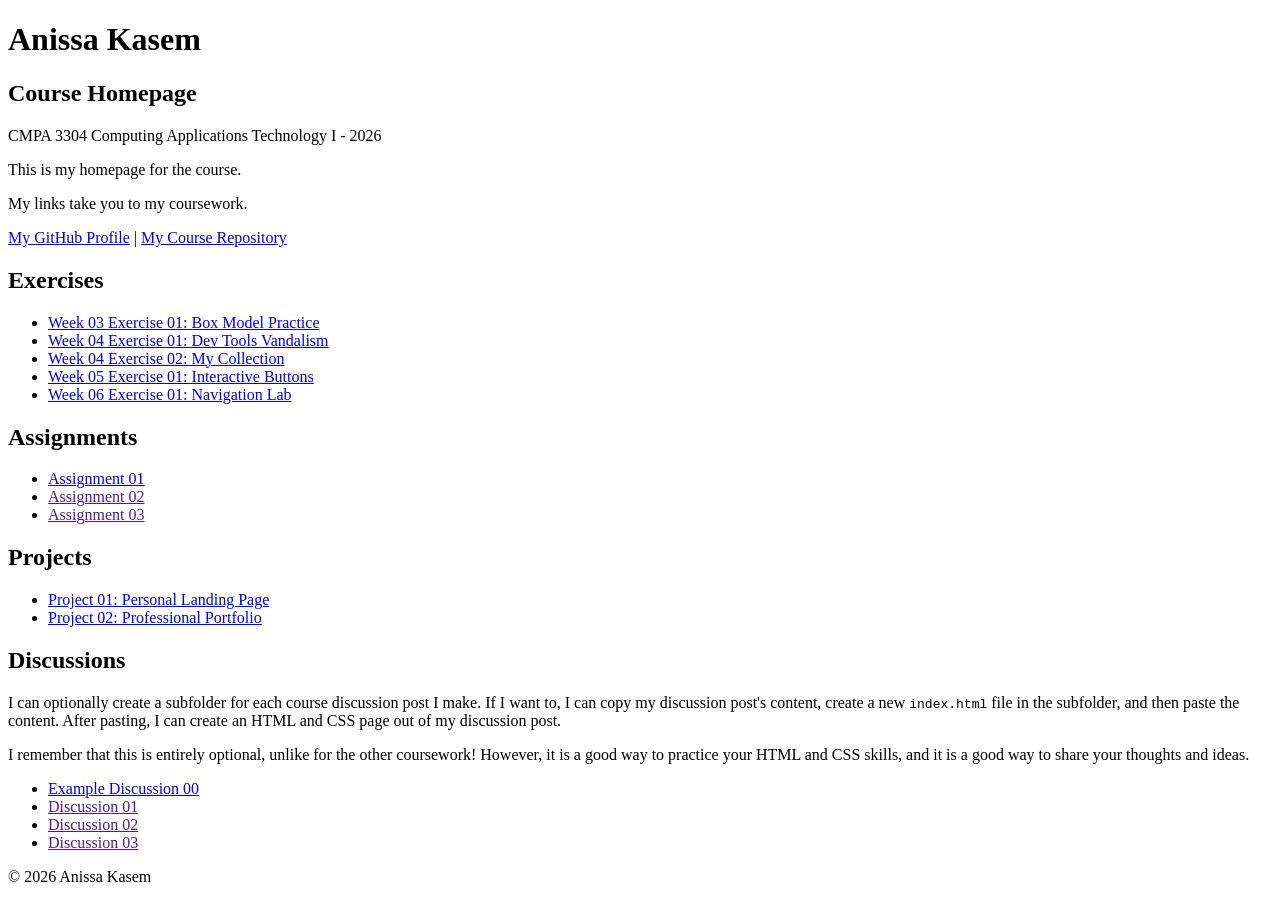
<file: index.html>
<!DOCTYPE html>

<!--

INSTRUCTIONS: HOW TO CHANGE THIS PAGE:

1. Change "Student Name" in the title above to your real name.

2. Change "Your Name" in the big heading below to your real name.

3. Change "your-username" to your real GitHub username in both links.

4. Change "your-repo-name" to the name of this repository.

5. Change "Course Name" to the name of your class.

6. Change "Semester Year" to match when you are taking this class.

7. Add links to your work:
    - Find the words that say "Exercise 01", "Assignment 01", etc.
    - Between the quote marks in href="", put the relative link to your work in the subfolder. You can simply link to the subfolder name. Take a look at the example folders and links to see how to do this.
    - For work not yet started/completed, you can leave the href="" blank until you are ready.
    - Change the words "Exercise 01" to match the name of the exercise. Do the same for assignments and projects. If you add your discussion posts, do the same for them.
    - Do this for each piece of work you finish.

8. You can add more links by copying a whole line like this:
    <li><a href="">New Work Name</a></li>
    Then paste it below the last one in that section.

9. Save your changes and push to GitHub when you are done. Remember you can use GitHub Desktop to help you with this.

Remember: During the course, if you want, you can style your homepage to introduce your own style and aesthetics. To start, keep this page simple and plain. This is just a template to get you started. Embrace the handcrafted approach to web design and development: change things to make them your own.

Remember: You must have a GitHub account, a new GitHub repository for this course, and this file (index.html) in that repository. 

Remember: You must create subfolders for each piece of coursework as the semester progresses.

-->

<html lang="en">
    <head>
        <meta charset="UTF-8" />
        <title>Course Homepage template</title>
        <meta charset="UTF-8" />
        <meta name="viewport" content="width=device-width, initial-scale=1.0" />
        <title>Anissa Kasem - Course Homepage</title>
    </head>

    <body>
        <header>
            <h1>Anissa Kasem</h1>
            <h2>Course Homepage</h2>
            <p>CMPA 3304 Computing Applications Technology I - 2026</p>
            <p>This is my homepage for the course.</p>
            <p>My links take you to my coursework.</p>
            <nav>
                <a href="https://github.com/anissa-cyber">My GitHub Profile</a>
                |
                <a href="https://github.com/anissa-cyber/">
                    My Course Repository
                </a>
            </nav>
        </header>

        <main>
            <section>
                <h2>Exercises</h2>
                <ul>
                    
                    </li>
                    <li><a href="week-03-exercise-01/">Week 03 Exercise 01: Box Model Practice</a></li>
                    <li><a href="week-04-exercise-01/">Week 04 Exercise 01: Dev Tools Vandalism</a></li>
                    <li><a href="week-04-exercise-02/">Week 04 Exercise 02: My Collection</a></li>
                    <li><a href="week-05-exercise-01/">Week 05 Exercise 01: Interactive Buttons</a></li>
                    <li><a href="week-06-exercise-01/">Week 06 Exercise 01: Navigation Lab</a></li>
                </ul>
            </section>

            <section>
                <h2>Assignments</h2>
                <ul>
                    
                    <li><a href="assignment-01/">Assignment 01</a></li>
                    <li><a href="">Assignment 02</a></li>
                    <li><a href="">Assignment 03</a></li>
                </ul>
            </section>

            <section>
                <h2>Projects</h2>
                <ul>
                
                    <li><a href="project-01/">Project 01: Personal Landing Page</a></li>
                    <li><a href="project-02/about.html">Project 02: Professional Portfolio</a></li>
                </ul>
            </section>

            <section>
                <h2>Discussions</h2>
                <p>
                    I can optionally create a subfolder for each course
                    discussion post I make. If I want to, I can copy my
                    discussion post's content, create a new
                    <code>index.html</code>
                    file in the subfolder, and then paste the content. After
                    pasting, I can create an HTML and CSS page out of my
                    discussion post.
                </p>
                <p>
                    I remember that this is entirely optional, unlike for the
                    other coursework! However, it is a good way to practice your
                    HTML and CSS skills, and it is a good way to share your
                    thoughts and ideas.
                </p>
                <ul>
                    <li>
                        <a href="example-discussion-00/">
                            Example Discussion 00
                        </a>
                    </li>
                    <li><a href="">Discussion 01</a></li>
                    <li><a href="">Discussion 02</a></li>
                    <li><a href="">Discussion 03</a></li>
                </ul>
            </section>
        </main>

        <footer>
            <p>&copy; 2026 Anissa Kasem</p>
        </footer>
    </body>
</html>
</file>
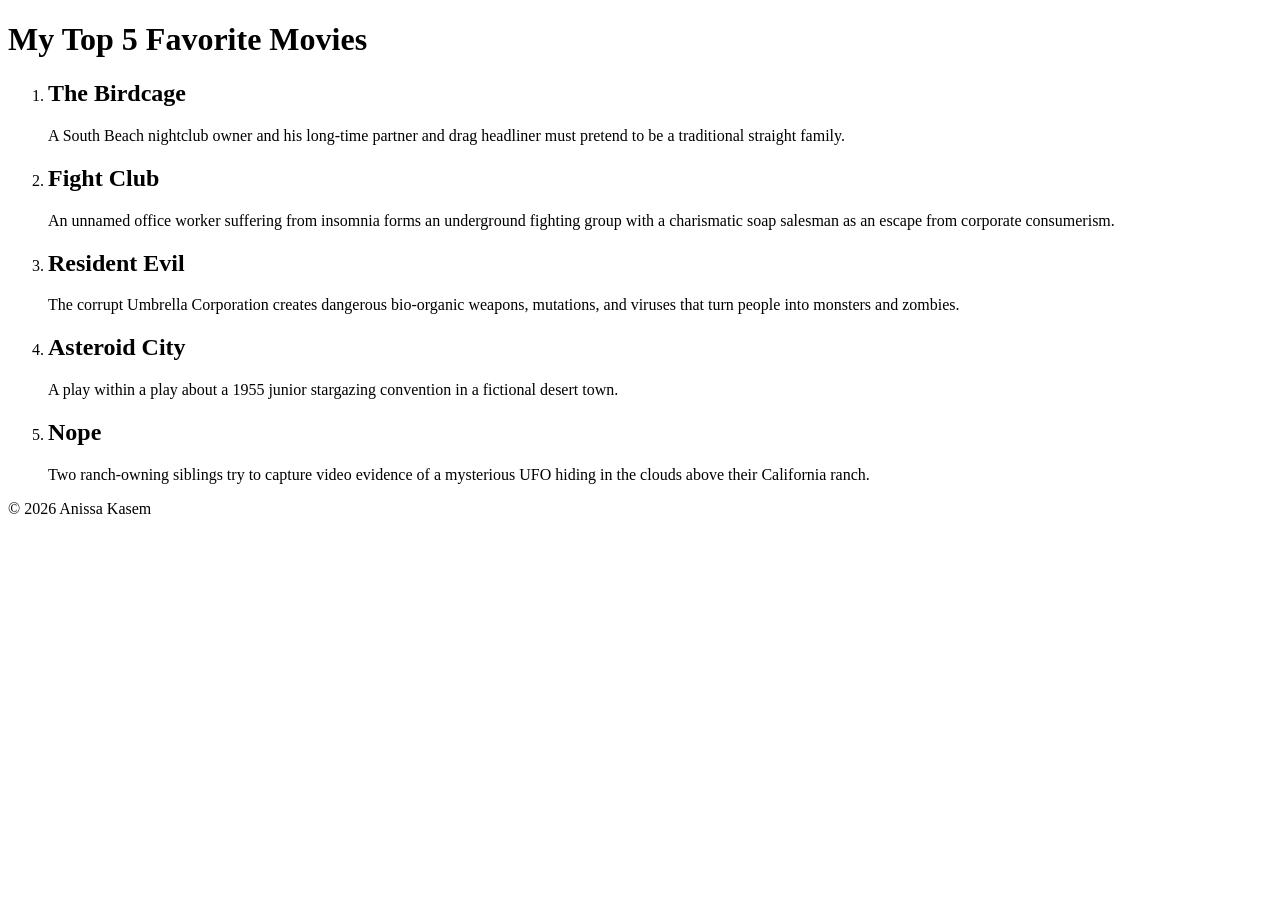
<file: assignment-01/index.html>
<!DOCTYPE html>
<html lang="en">
<head>
	<meta charset="UTF-8">
	<meta name="viewport" content="width=device-width, initial-scale=1.0">
	<title>My Top 5 Favorite Movies</title>
</head>
<body>
	<header>
		<h1>My Top 5 Favorite Movies</h1>
	</header>

	<main>
		<ol>
			<li>
				<h2>The Birdcage</h2>
				<p>A South Beach nightclub owner and his long-time partner and drag headliner must pretend to be a traditional straight family.</p>
			</li>
			<li>
				<h2>Fight Club</h2>
				<p>An unnamed office worker suffering from insomnia forms an underground fighting group with a charismatic soap salesman as an escape from corporate consumerism.</p>
			</li>
			<li>
				<h2>Resident Evil</h2>
				<p>The corrupt Umbrella Corporation creates dangerous bio-organic weapons, mutations, and viruses that turn people into monsters and zombies.</p>
			</li>
			<li>
				<h2>Asteroid City</h2>
				<p>A play within a play about a 1955 junior stargazing convention in a fictional desert town.</p>
			</li>
			<li>
				<h2>Nope</h2>
				<p>Two ranch-owning siblings try to capture video evidence of a mysterious UFO hiding in the clouds above their California ranch.</p>
			</li>
		</ol>
	</main>

	<footer>
		<p>&copy; 2026 Anissa Kasem</p>
	</footer>
</body>
</html>
</file>
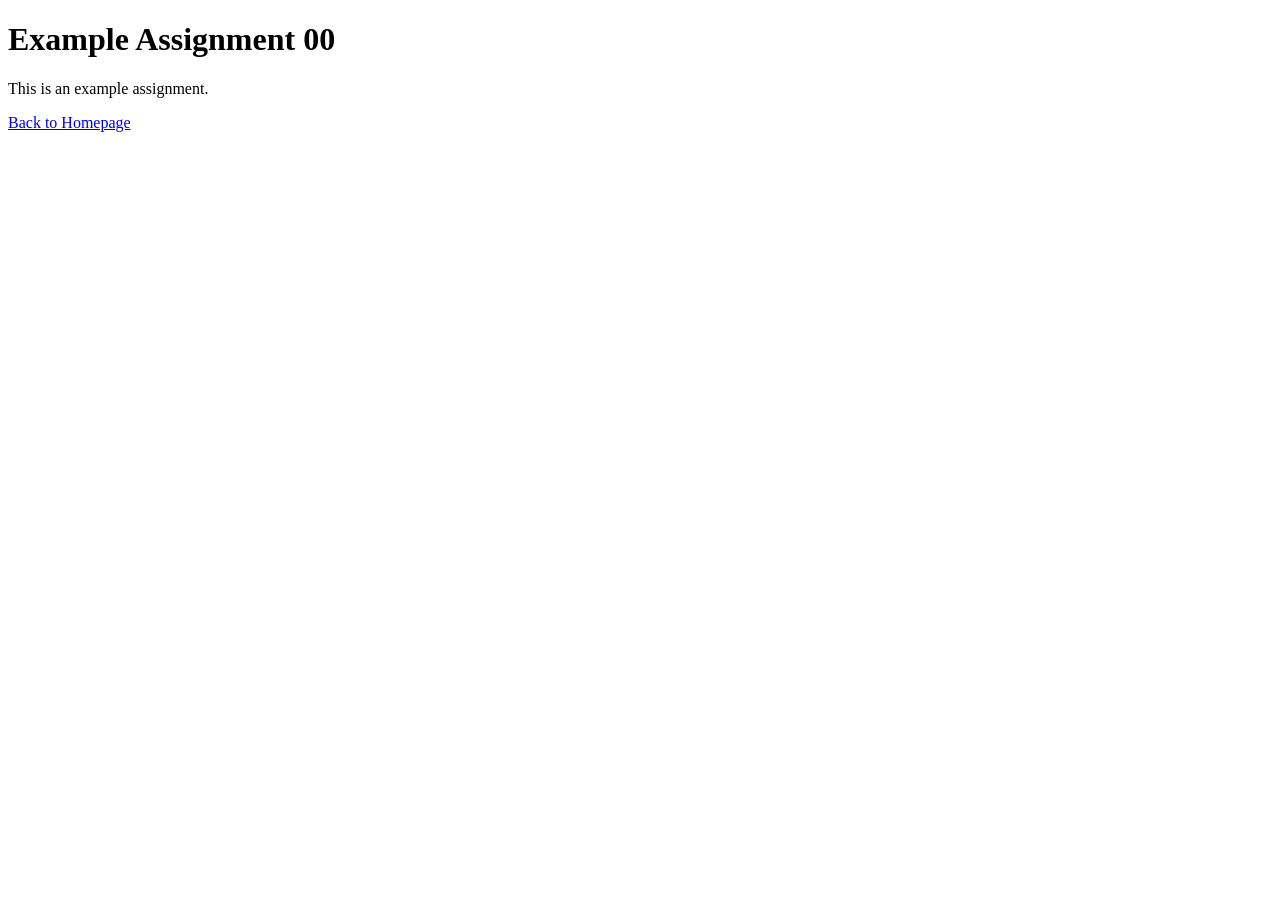
<file: example-assignment-00/index.html>
<!DOCTYPE html>
<html lang="en">
    <head>
        <meta charset="UTF-8" />
        <meta name="viewport" content="width=device-width, initial-scale=1.0" />
        <title>Example Assignment 00</title>
    </head>
    <body>
        <h1>Example Assignment 00</h1>
        <p>This is an example assignment.</p>
        <a href="../index.html">Back to Homepage</a>
    </body>
</html>
</file>
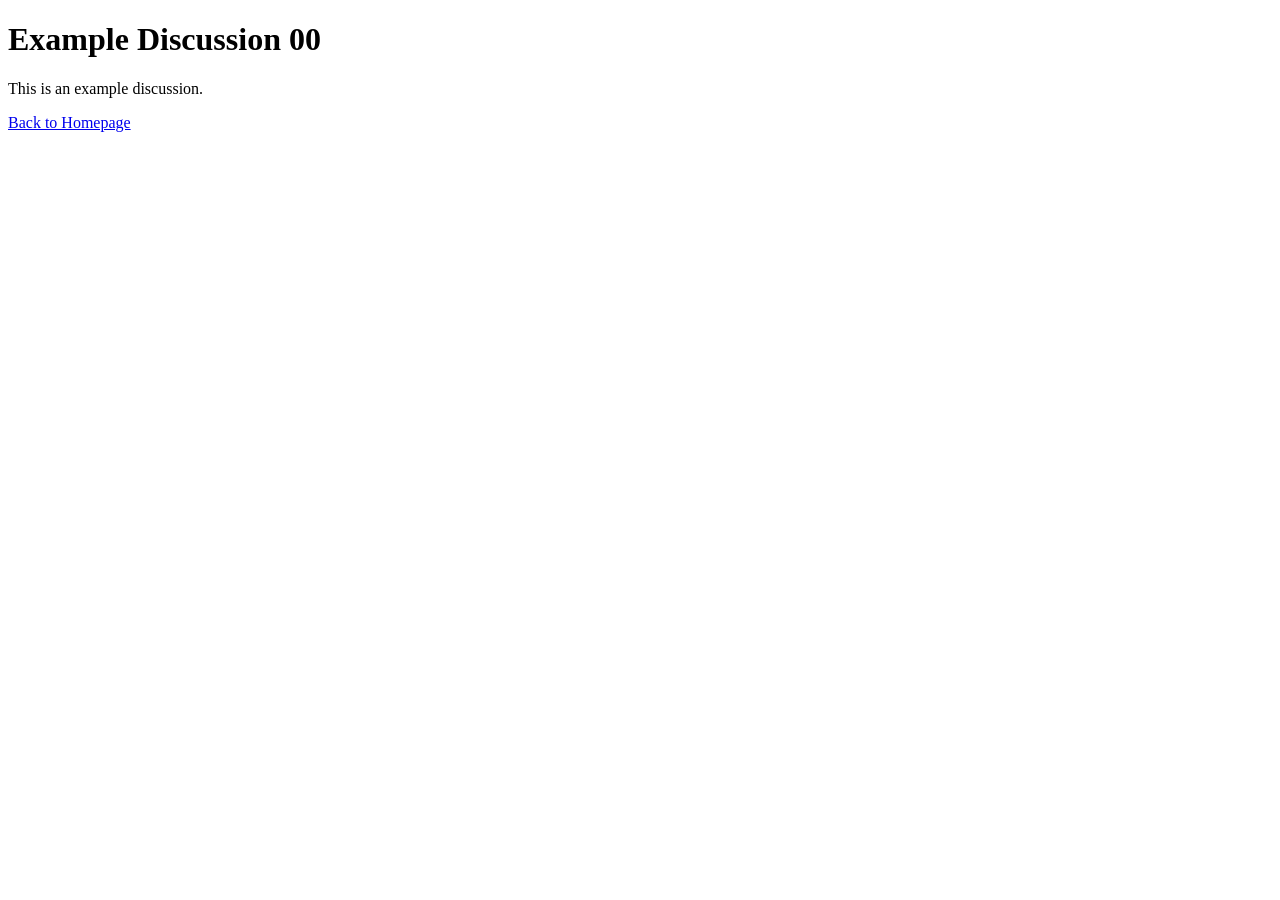
<file: example-discussion-00/index.html>
<!DOCTYPE html>
<html lang="en">
    <head>
        <meta charset="UTF-8" />
        <meta name="viewport" content="width=device-width, initial-scale=1.0" />
        <title>Example Discussion 00</title>
    </head>
    <body>
        <h1>Example Discussion 00</h1>
        <p>This is an example discussion.</p>
        <a href="../index.html">Back to Homepage</a>
    </body>
</html>
</file>
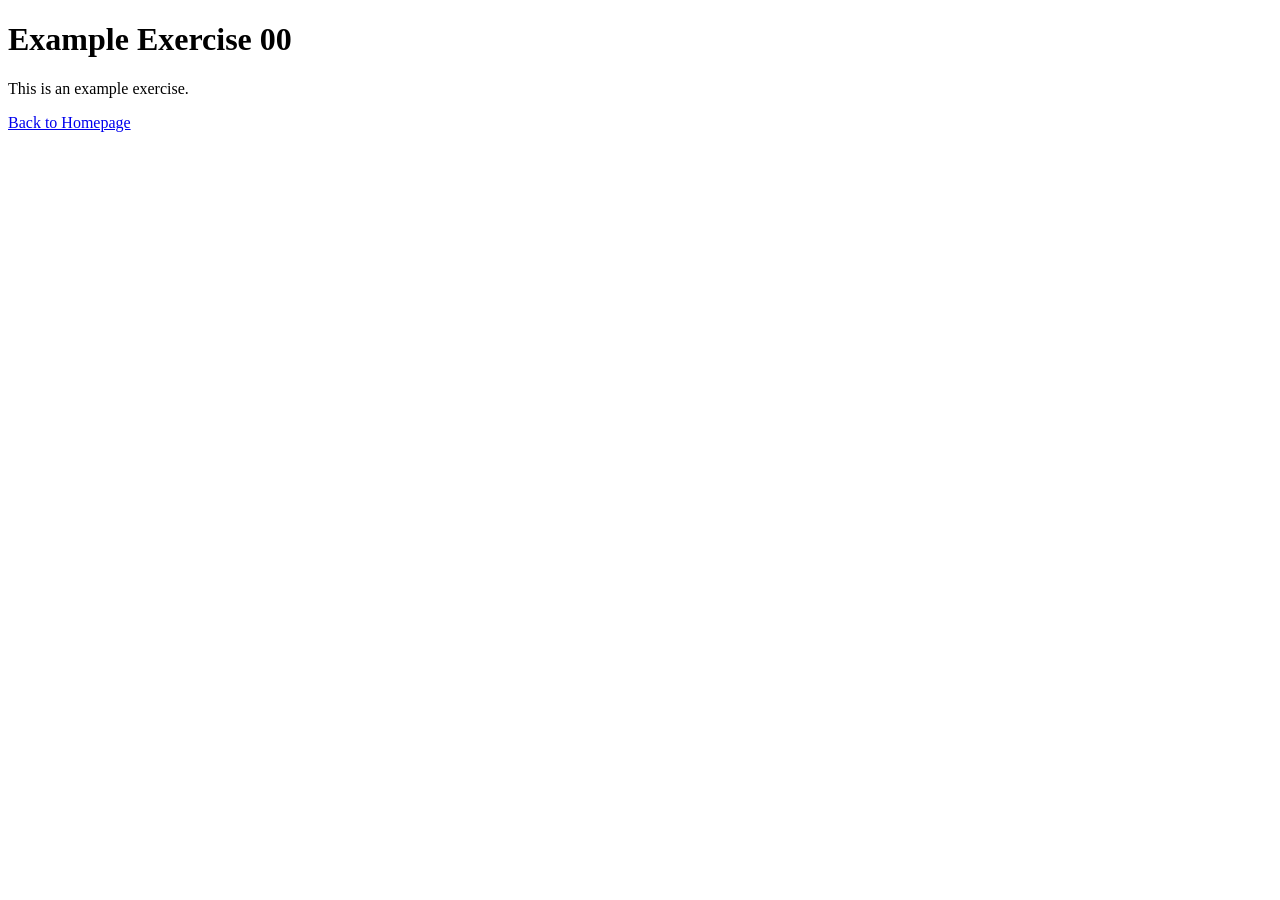
<file: example-exercise-00/index.html>
<!DOCTYPE html>
<html lang="en">
    <head>
        <meta charset="UTF-8" />
        <meta name="viewport" content="width=device-width, initial-scale=1.0" />
        <title>Example Exercise 00</title>
    </head>
    <body>
        <h1>Example Exercise 00</h1>
        <p>This is an example exercise.</p>
        <a href="../index.html">Back to Homepage</a>
    </body>
</html>
</file>
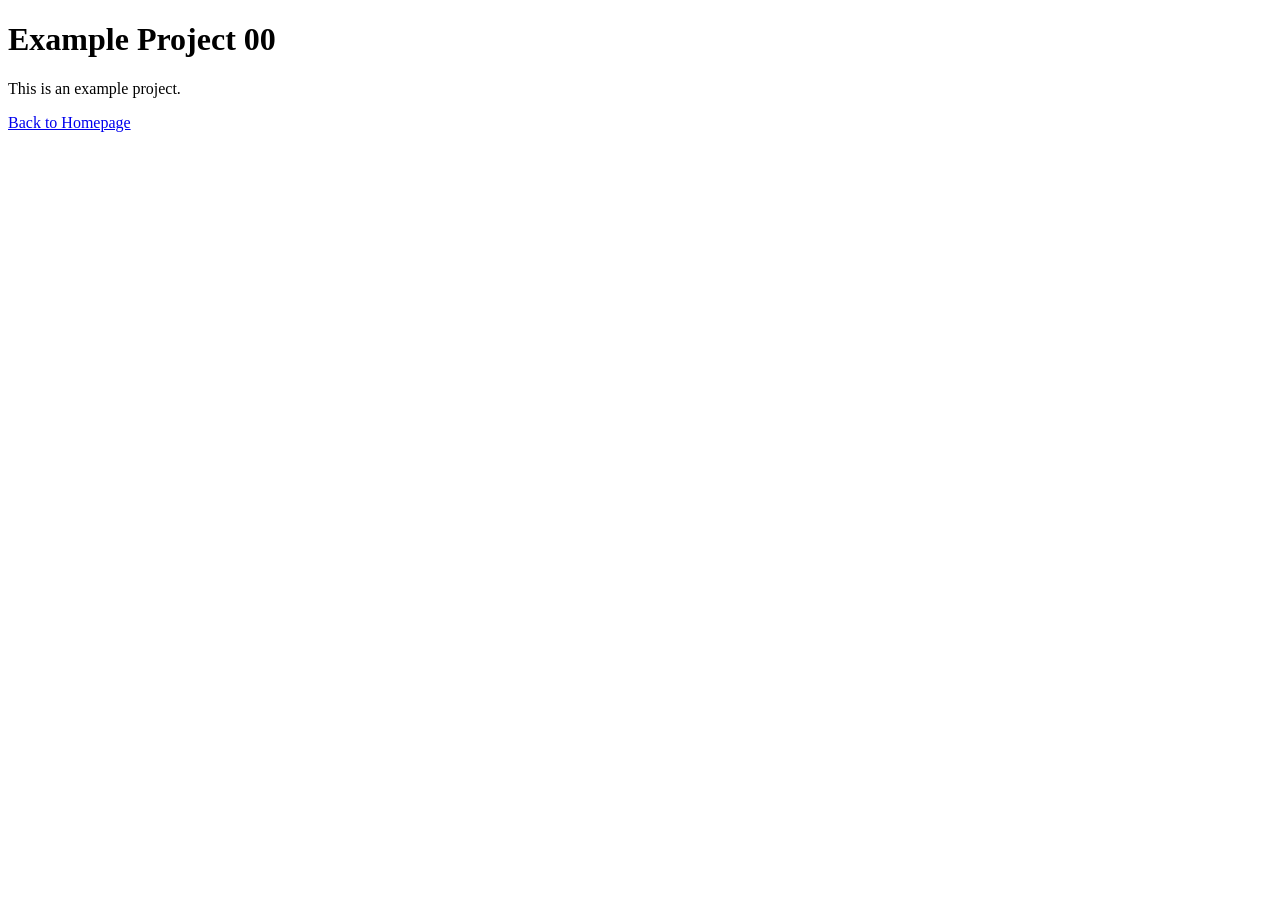
<file: example-project-00/index.html>
<!DOCTYPE html>
<html lang="en">
    <head>
        <meta charset="UTF-8" />
        <meta name="viewport" content="width=device-width, initial-scale=1.0" />
        <title>Example Project 00</title>
    </head>
    <body>
        <h1>Example Project 00</h1>
        <p>This is an example project.</p>
        <a href="../index.html">Back to Homepage</a>
    </body>
</html>
</file>
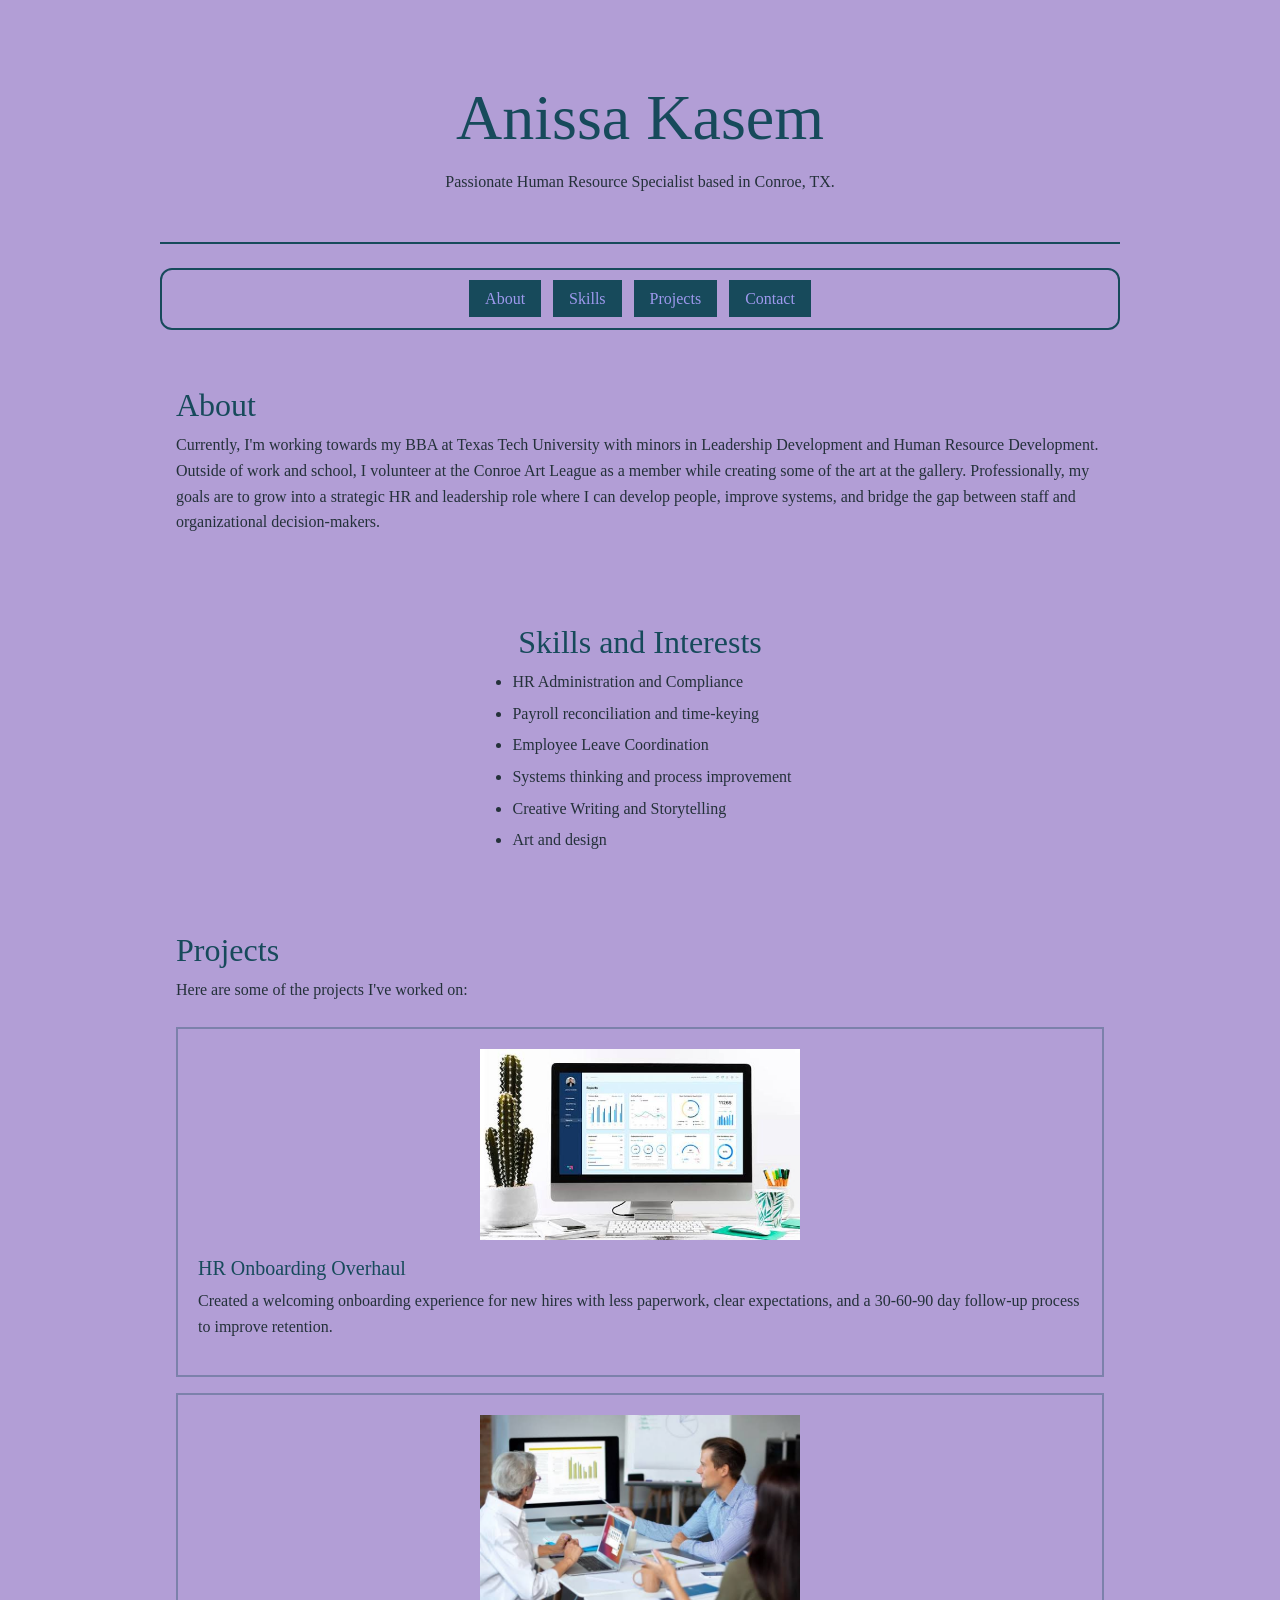
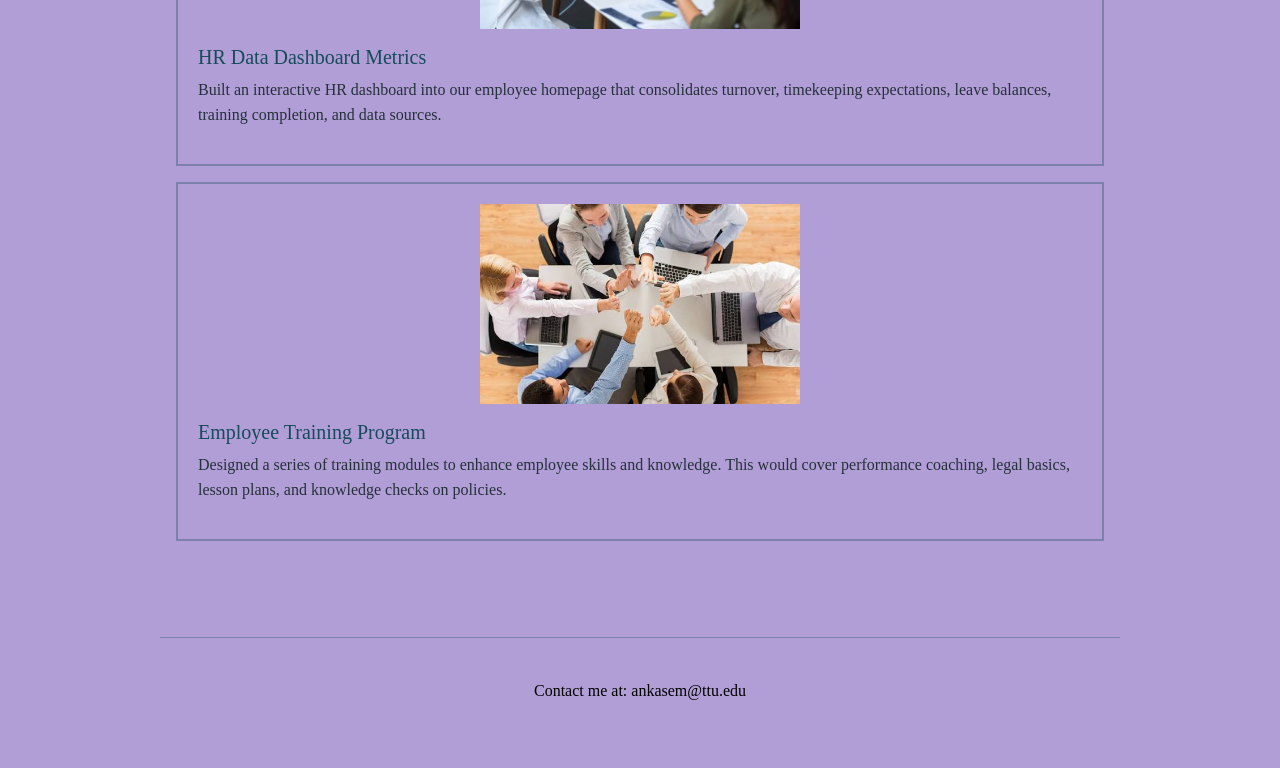
<file: project-01/index.html>
<!DOCTYPE html>
<html lang="en">
    <head>
        <meta name="viewport" content="width=device-width, initial-scale=1.0">
        <title>Anissa Kasem | Portfolio</title>
        <link rel="stylesheet" href="./style.css">
    </head>

    <body>
        </header>

        <main id="top" class="container">
            <section class="hero-section" aria-labelledby="hero-title">
                
                <h1>Anissa Kasem</h1>
                <p>Passionate Human Resource Specialist based in Conroe, TX.</p>
                <header class="site-header">
                </section>

            <nav aria-label="Main navigation">
                    <ul class="nav-menu">
                        <li><a class="nav-button" href="#about">About</a></li>
                        <li><a class="nav-button" href="#skills">Skills</a></li>
                        <li><a class="nav-button" href="#projects">Projects</a></li>
                        <li><a class="nav-button" href="#contact">Contact</a></li>
                    </ul>
            </nav>
           

            <section id="about" aria-labelledby="about-title">
                <h2 id="about-title">About</h2>
                <p>Currently, I'm working towards my BBA at Texas Tech University with minors in Leadership Development and Human Resource Development. Outside of work and school, I volunteer at the Conroe Art League as a member while creating some of the art at the gallery. Professionally, my goals are to grow into a strategic HR and leadership role where I can develop people, improve systems, and bridge the gap between staff and organizational decision-makers.</p>
            </section>

            <section id="skills" aria-labelledby="skills-title">
                <h2 id="skills-title">Skills and Interests</h2>
                <ul>
                    <li>HR Administration and Compliance</li>
                    <li>Payroll reconciliation and time-keying</li>
                    <li>Employee Leave Coordination</li>
                    <li>Systems thinking and process improvement</li>
                    <li>Creative Writing and Storytelling</li>
                    <li>Art and design</li>
                </ul>
            </section>

            <section id="projects" aria-labelledby="projects-title">
                <h2 id="projects-title">Projects</h2>
                <p>Here are some of the projects I've worked on:</p>
                <ul class="project-list">
                    <li>
                        <img src="./onboarding.jpg" alt="New employees participating in an onboarding meeting" loading="lazy">
                        <h2>HR Onboarding Overhaul</h2>
                        <p>Created a welcoming onboarding experience for new hires with less paperwork, clear expectations, and a 30-60-90 day follow-up process to improve retention.</p>
                    </li>
                    <li>
                        <img src="./metrics.jpg" alt="Colleagues reviewing information during a meeting" loading="lazy">
                        <h2>HR Data Dashboard Metrics</h2>
                        <p>Built an interactive HR dashboard into our employee homepage that consolidates turnover, timekeeping expectations, leave balances, training completion, and data sources.</p>
                    </li>
                    <li>
                        <img src="./training.jpg" alt="Professional leading a team workshop" loading="lazy">
                        <h2>Employee Training Program</h2>
                        <p>Designed a series of training modules to enhance employee skills and knowledge. This would cover performance coaching, legal basics, lesson plans, and knowledge checks on policies.</p>
                    </li>
                </ul>
            </section>
        </main>

        <footer id="contact" class="site-footer">
            <p>Contact me at: ankasem@ttu.edu</p>
        </footer>
    </body>
</html>
</file>
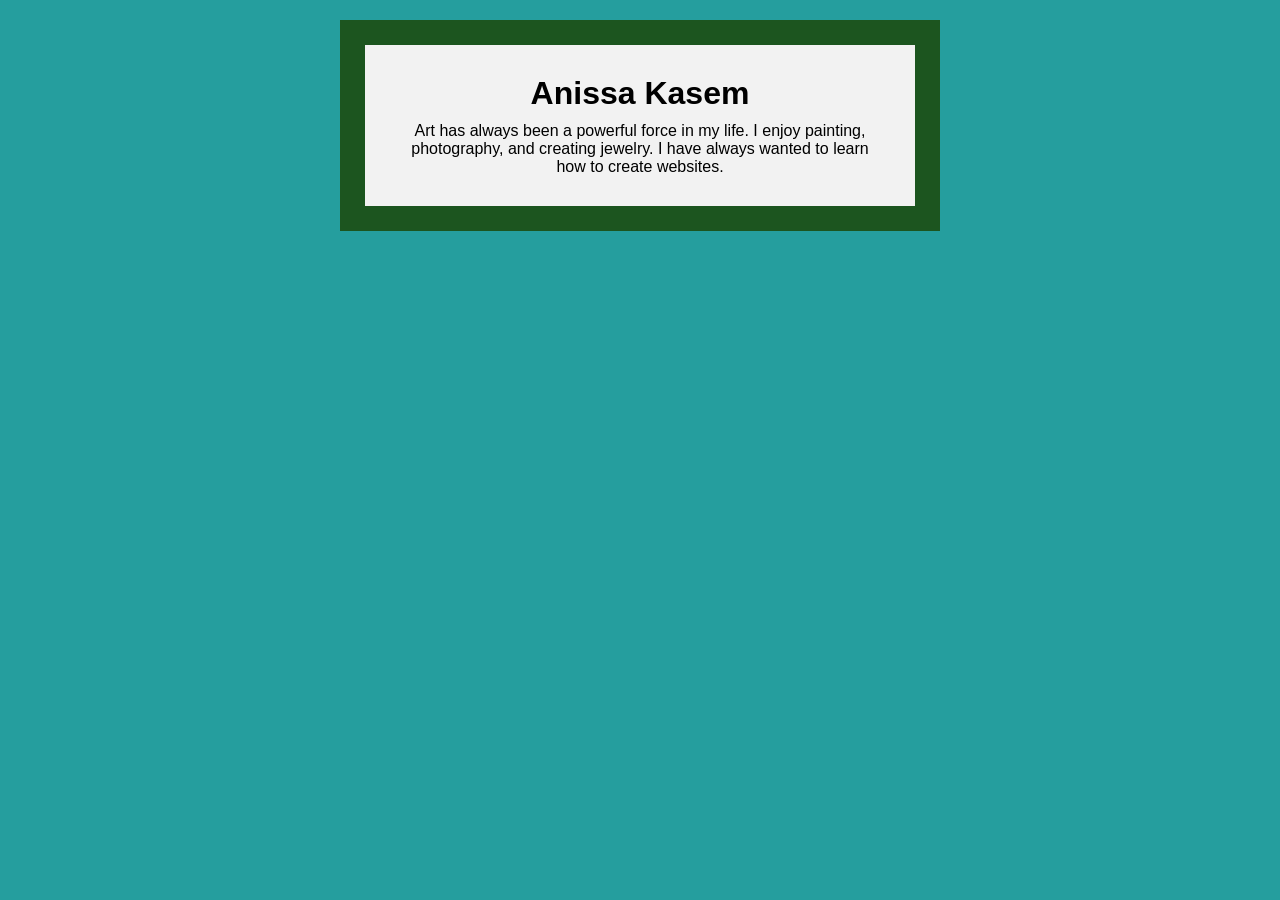
<file: week-03-exercise-01/index.html>
<!DOCTYPE html>
<html lang="en">
<head>
	<meta charset="UTF-8">
	<meta name="viewport" content="width=device-width, initial-scale=1.0">
	<title>Anissa Kasem</title>
	<link rel="stylesheet" href="style.css">
</head>
<body>
	<div class="card">
		<h1>Anissa Kasem</h1>
		<p>Art has always been a powerful force in my life. I enjoy painting, photography, and creating jewelry. I have always wanted to learn how to create websites.</p>
	</div>

</body>
</html>
</file>
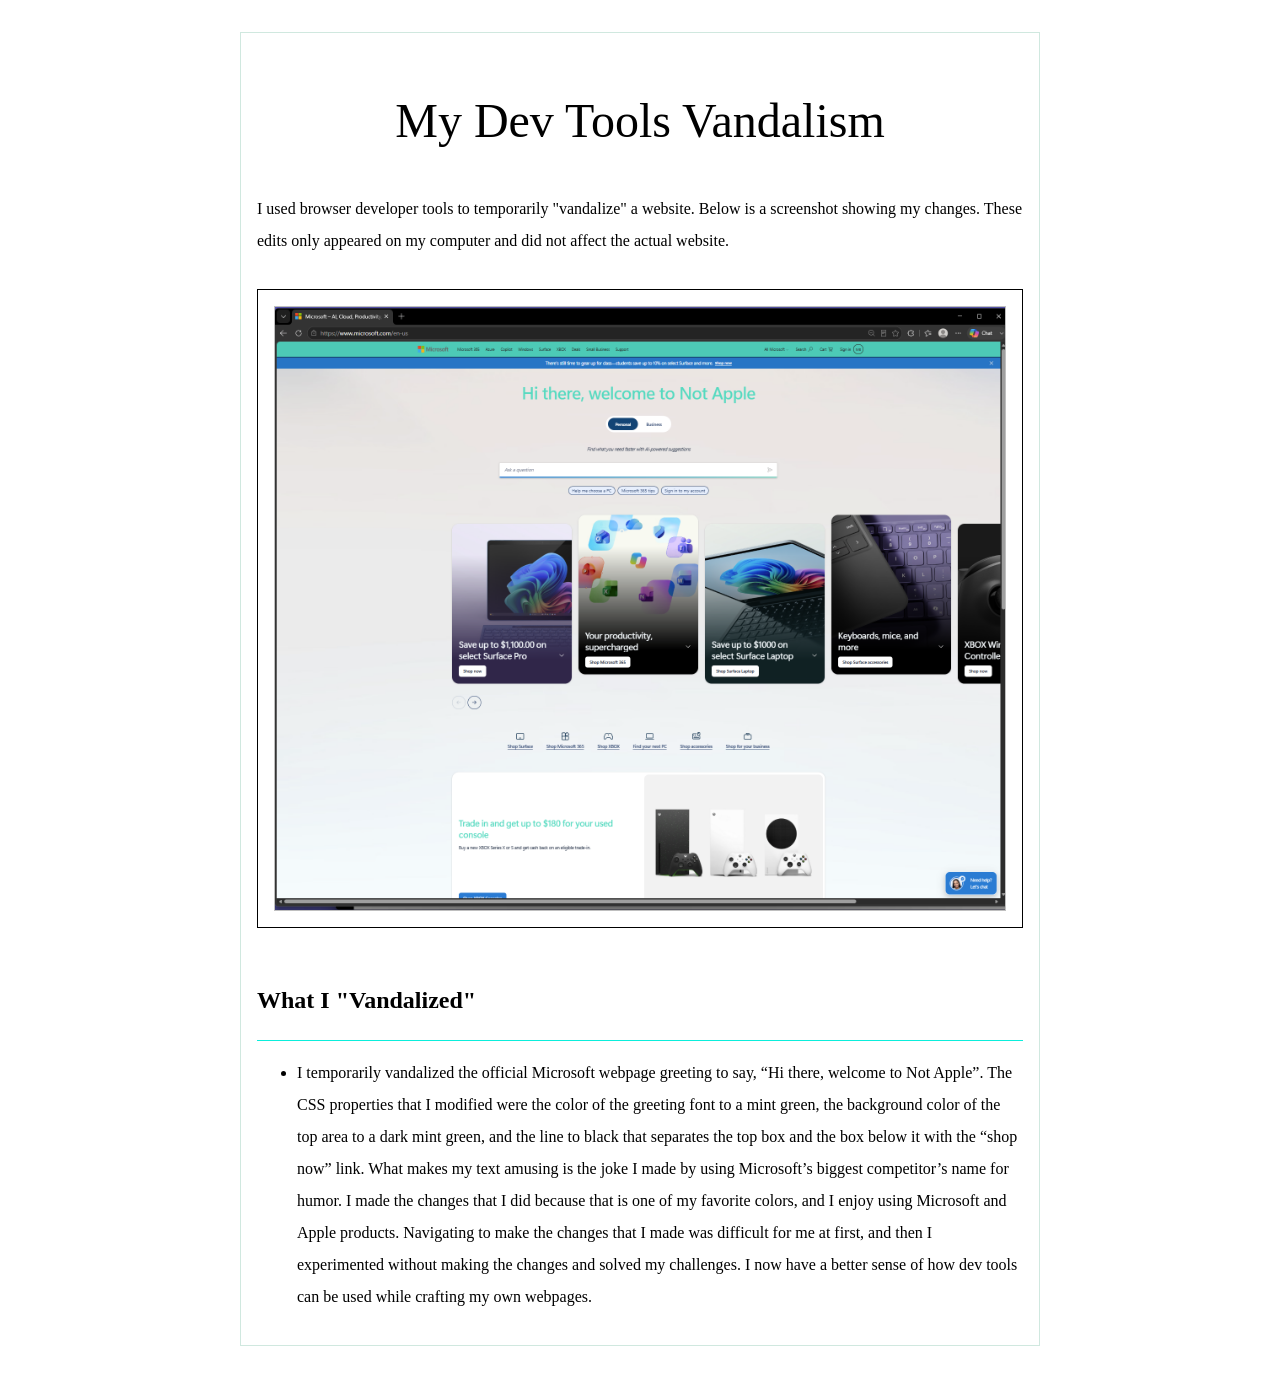
<file: week-04-exercise-01/index.html>
<!DOCTYPE html>
<html lang="en">

<head>
    <meta charset="UTF-8" />
    <meta name="viewport" content="width=device-width, initial-scale=1.0" />
    <title>Week 04 Exercise 01 - My Dev Tools Vandalism</title>
    <link rel="stylesheet" href="./style.css" />
</head>

<body>
    <main>
        <h1>My Dev Tools Vandalism</h1>
        <p>
            I used browser developer tools to temporarily "vandalize" a
            website. Below is a screenshot showing my changes. These edits
            only appeared on my computer and did not affect the actual
            website.
        </p>
        <div class="screenshot-container">
            <!-- 
                IMPORTANT: Update the src attribute below to match your screenshot filename.
                Example: If your screenshot is named "apple-dot-com-but-with-papyrus-font.png", change the line to:
                src="./apple-dot-com-but-with-papyrus-font.png"
            -->
            <img src="./Miscrosoft Not-page.png" alt="Screenshot of the webpage I vandalized" />
        </div>
        <h2>What I "Vandalized"</h2>
        <ul>
            <li>
I temporarily vandalized the official Microsoft webpage greeting to say, “Hi there, welcome to Not Apple”. The CSS properties that I modified were the color of the greeting font to a mint green, the background color of the top area to a dark mint green, and the line to black that separates the top box and the box below it with the “shop now” link. What makes my text amusing is the joke I made by using Microsoft’s biggest competitor’s name for humor. I made the changes that I did because that is one of my favorite colors, and I enjoy using Microsoft and Apple products. Navigating to make the changes that I made was difficult for me at first, and then I experimented without making the changes and solved my challenges. I now have a better sense of how dev tools can be used while crafting my own webpages.
</li>
        </ul>
    
    </main>
</body>

</html>
</file>
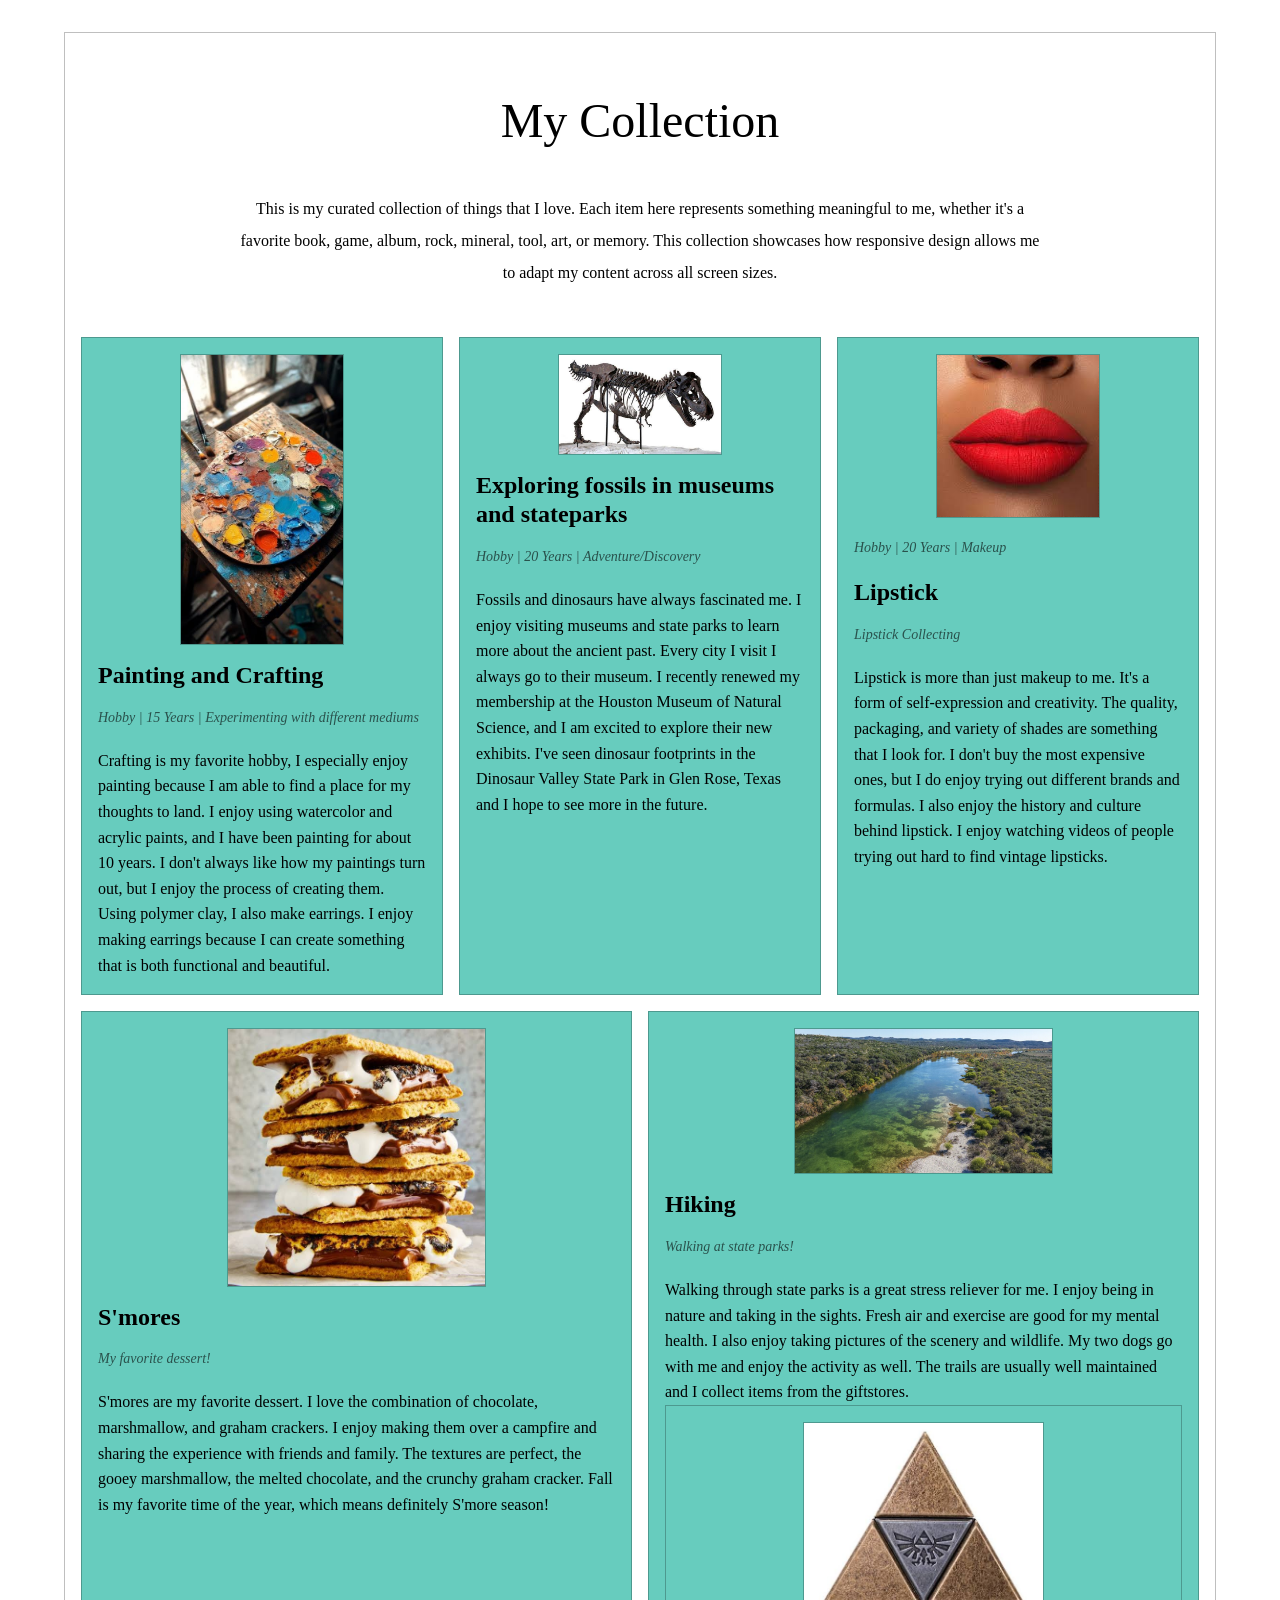
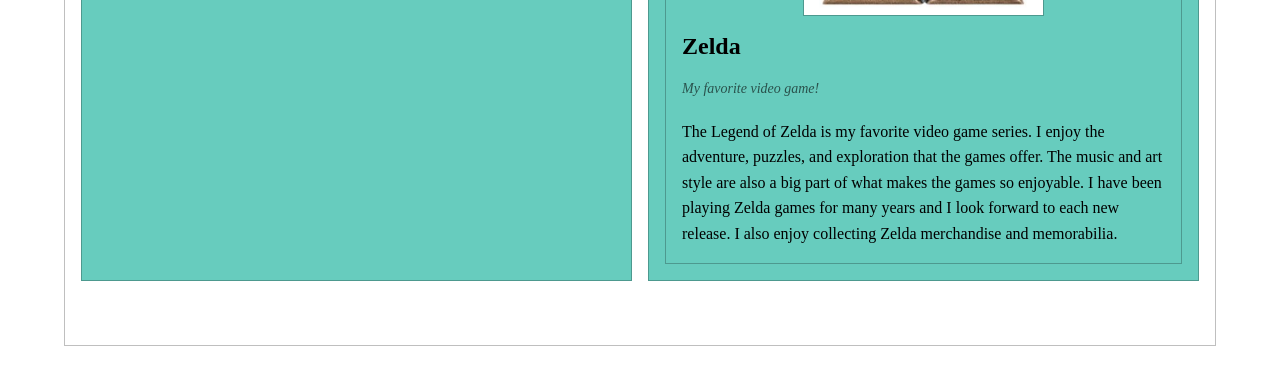
<file: week-04-exercise-02/index.html>
<!DOCTYPE html>
<html lang="en">

<head>
    <meta charset="UTF-8" />
    <meta name="viewport" content="width=device-width, initial-scale=1.0" />
    <title>Week 04 Exercise 02 - My Collection</title>
    <link rel="stylesheet" href="./style.css" />
</head>

<body>
    <main>
        <h1>My Collection</h1>
        <!-- 
            SAMPLE OVERVIEW TEXT
            Replace this entire paragraph with your own description.
            How do you think about your collection? Write that out here.
            P.S. Please use your own words. Be yourself.
        -->
        <p>
            This is my curated collection of things that I love. Each item here represents something meaningful to me,
            whether it's a favorite book, game, album, rock, mineral, tool, art, or memory. This collection showcases
            how responsive design allows me to adapt my content across all screen sizes.
        </p>

        <div class="collection-grid">

            <!-- 
                SAMPLE CARD 1
                Replace this entire card with your own item.
                Keep the same structure: image, title, details, description.
            -->
            <div class="collection-card">
                <img src="./Art.jpg" alt="Painting and creative work" />
                <h2>Painting and Crafting</h2>
                <p class="details">Hobby | 15 Years | Experimenting with different mediums</p>
                <p class="description">
                    Crafting is my favorite hobby, I especially enjoy painting because I am able to find a place for my thoughts to land.
                    I enjoy using watercolor and acrylic paints, and I have been painting for about 10 years. I don't always like how
                    my paintings turn out, but I enjoy the process of creating them. Using polymer clay, I also make earrings. I enjoy 
                    making earrings because I can create something that is both functional and beautiful.</p>
                    </div>
            <!-- 
                SAMPLE CARD 2
                Replace this entire card with your own item.
                Notice the structure is identical to Sample Card 1.
            -->
            <div class="collection-card">
                <img src="./Dinosaurs.jpg" alt="Fossils." />
                <h2>Exploring fossils in museums and stateparks</h2>
                <p class="details">Hobby | 20 Years | Adventure/Discovery </p>
                <p class="description">
                    Fossils and dinosaurs have always fascinated me. I enjoy visiting museums and state parks to learn more
                    about the ancient past. Every city I visit I always go to their museum. I recently renewed my membership
                    at the Houston Museum of Natural Science, and I am excited to explore their new exhibits. I've seen
                    dinosaur footprints in the Dinosaur Valley State Park in Glen Rose, Texas and I hope to see more in the 
                    future. </p>
            </div>

            <!-- 
                PLACEHOLDER CARD 3
                Complete this card by adding your image, title, details, and description.
            -->
            <div class="collection-card">
                <img src="Lipstick.jpg" alt="Lipstick" />
                <p class="details">Hobby | 20 Years | Makeup </p>
                <h2>Lipstick</h2>
                <p class="details">Lipstick Collecting</p>
                <p class="description">
                    Lipstick is more than just makeup to me. It's a form of self-expression and creativity.
                    The quality, packaging, and variety of shades are something that I look for. I don't buy the most expensive ones,
                    but I do enjoy trying out different brands and formulas. I also enjoy the history and culture behind lipstick. I enjoy watching
                    videos of people trying out hard to find vintage lipsticks.</p>
                
            </div>

            <!-- 
                PLACEHOLDER CARD 4
                Complete this card by adding your image, title, details, and description.
            -->
            <div class="collection-card">
                <img src="S'mores.jpg" alt="S'mores" />
                <h2>S'mores</h2>
                <p class="details">My favorite dessert!</p>
                <p class="description">
                    S'mores are my favorite dessert. I love the combination of chocolate, marshmallow, and graham crackers.
                    I enjoy making them over a campfire and sharing the experience with friends and family. The textures are
                    perfect, the gooey marshmallow, the melted chocolate, and the crunchy graham cracker. Fall is my favorite time of the year, which means
                    definitely S'more season!                </p>
            </div>

            <!-- 
                PLACEHOLDER CARD 5
                Complete this card by adding your image, title, details, and description.
            -->
            <div class="collection-card">
                <img src="State Parks.jpg" alt="Hiking" />
                <h2>Hiking</h2>
                <p class="details">Walking at state parks!</p>
                <p class="description">
                    Walking through state parks is a great stress reliever for me. I enjoy being in nature and taking in the sights.
                    Fresh air and exercise are good for my mental health. I also enjoy taking pictures of the scenery and wildlife.
                    My two dogs go with me and enjoy the activity as well. The trails are usually well maintained and I collect items
                    from the giftstores.

            <!-- 
                PLACEHOLDER CARD 6
                Complete this card by adding your image, title, details, and description.
            -->
            <div class="collection-card">
                <img src="zelda.jpg" alt="Zelda" />
                <h2>Zelda</h2>
                <p class="details">My favorite video game!</p>
                <p class="description">
                    The Legend of Zelda is my favorite video game series. I enjoy the adventure, puzzles, and exploration that the games offer.
                    The music and art style are also a big part of what makes the games so enjoyable. I have been playing Zelda games for many years
                    and I look forward to each new release. I also enjoy collecting Zelda merchandise and memorabilia.
                </p>
            </div>
        </div>
    </main>
</body>

</html>
</file>
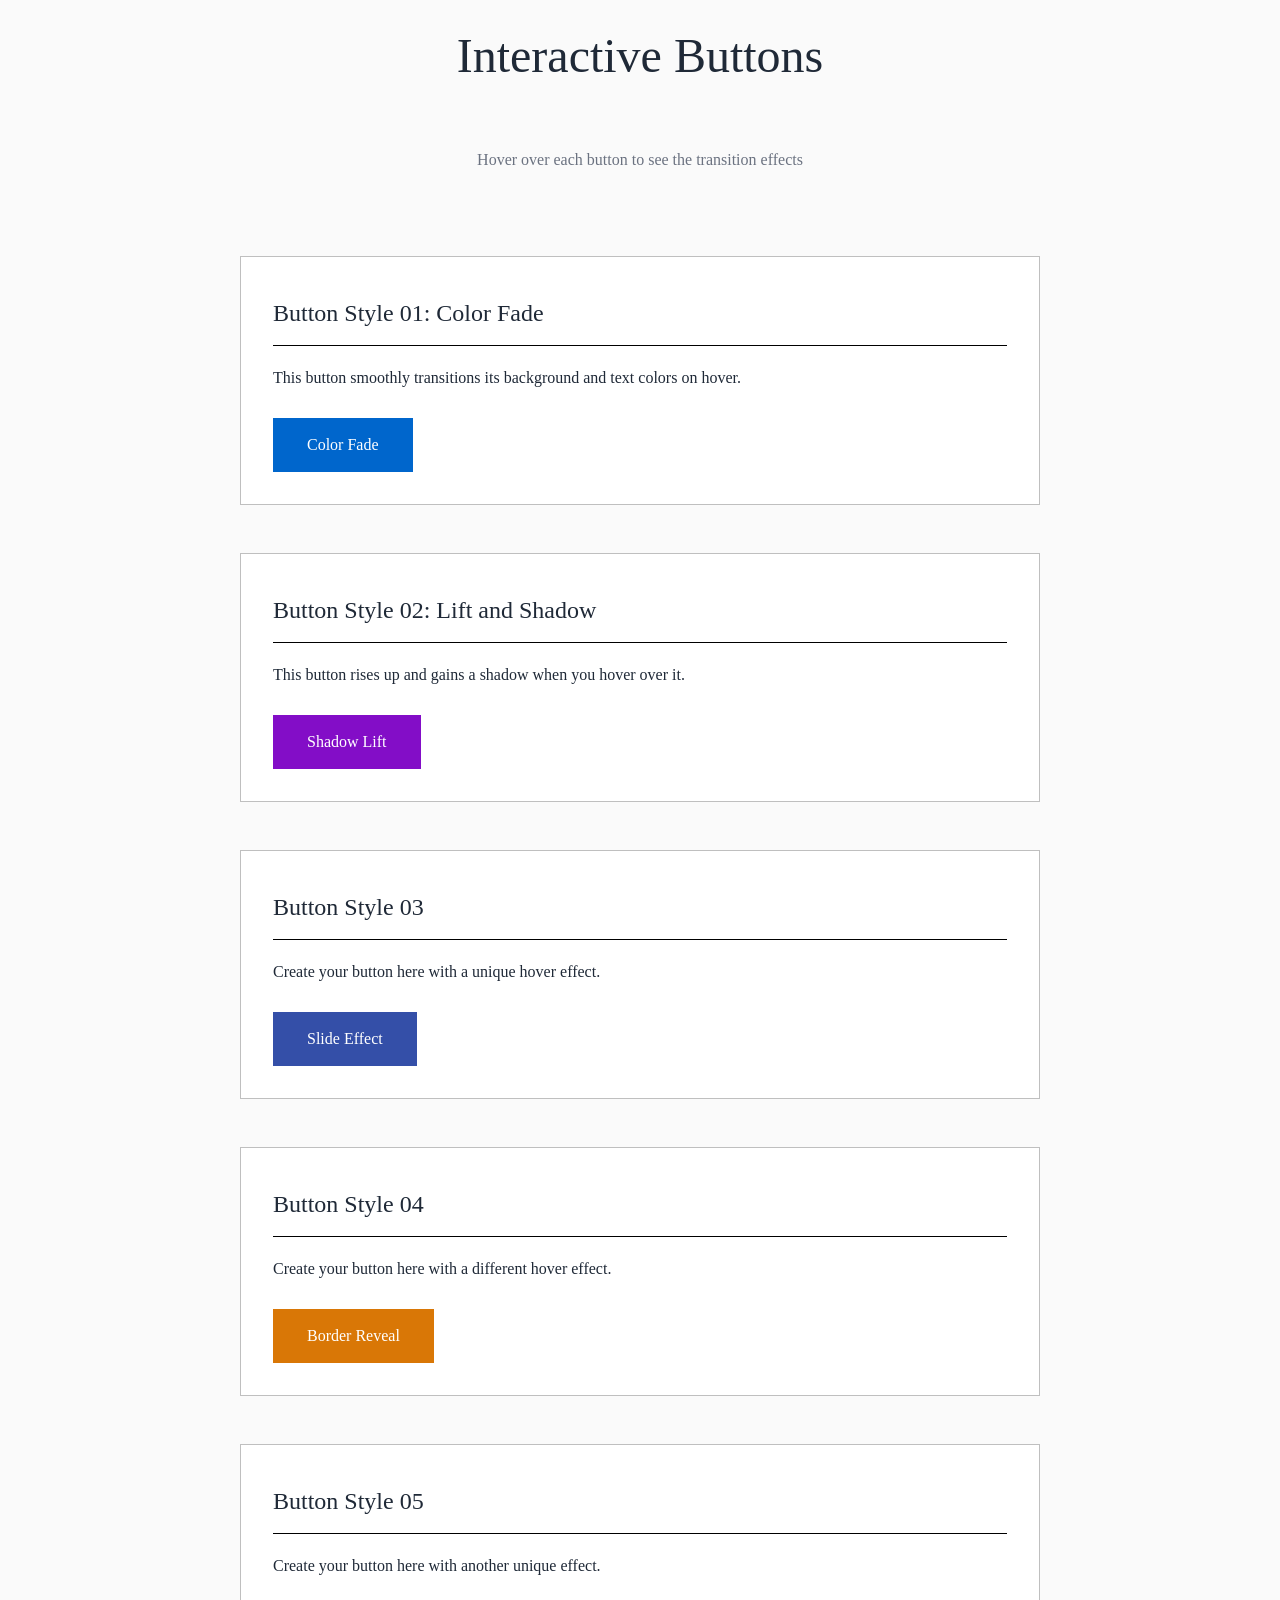
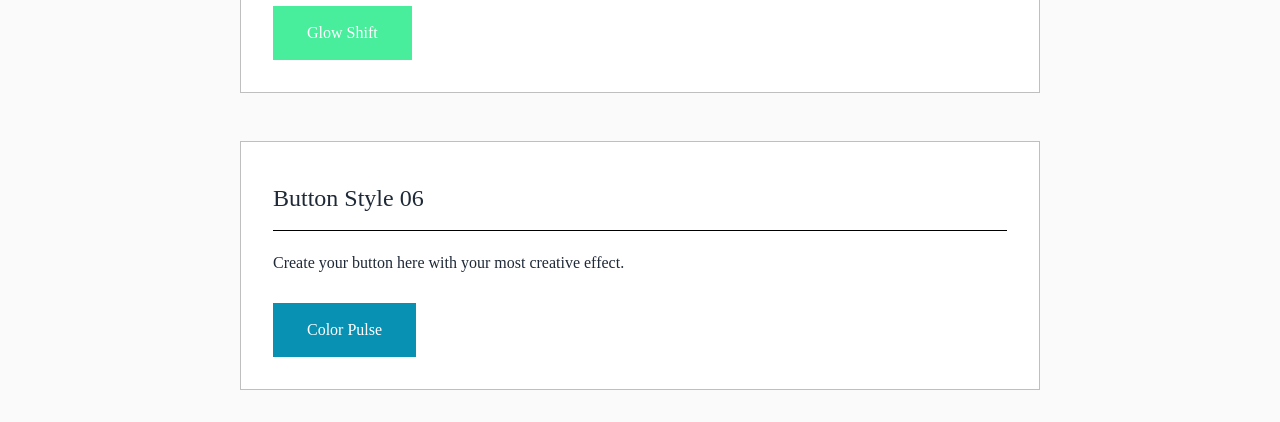
<file: week-05-exercise-01/index.html>
<!DOCTYPE html>
<html lang="en">

<head>
    <meta charset="UTF-8">
    <meta name="viewport" content="width=device-width, initial-scale=1.0">
    <title>Exercises Week 05 Exercise 01: Interactive Buttons</title>
    <link rel="stylesheet" href="./style.css">
</head>

<body>
    <div class="container">
        <h1>Interactive Buttons</h1>
        <p class="subtitle">Hover over each button to see the transition effects</p>

        <section class="button-section">
            <h2>Button Style 01: Color Fade</h2>
            <p>This button smoothly transitions its background and text colors on hover.</p>
            <button class="button-01">Color Fade</button>
        </section>


        <section class="button-section">
            <h2>Button Style 02: Lift and Shadow</h2>
            <p>This button rises up and gains a shadow when you hover over it.</p>
            <button class="button-02">Shadow Lift</button>
        </section>

        <section class="button-section">
            <h2>Button Style 03</h2>
            <p>Create your button here with a unique hover effect.</p>
            <button class="button-03">Slide Effect</button>
        </section>

        <section class="button-section">
            <h2>Button Style 04</h2>
            <p>Create your button here with a different hover effect.</p>
            <button class="button-04">Border Reveal</button>
        </section>

        <section class="button-section">
            <h2>Button Style 05</h2>
            <p>Create your button here with another unique effect.</p>
            <button class="button-05">Glow Shift</button>
        </section>

        <section class="button-section">
            <h2>Button Style 06</h2>
            <p>Create your button here with your most creative effect.</p>
            <button class="button-06">Color Pulse</button>
        </section>
    </div>
</body>

</html>
</file>
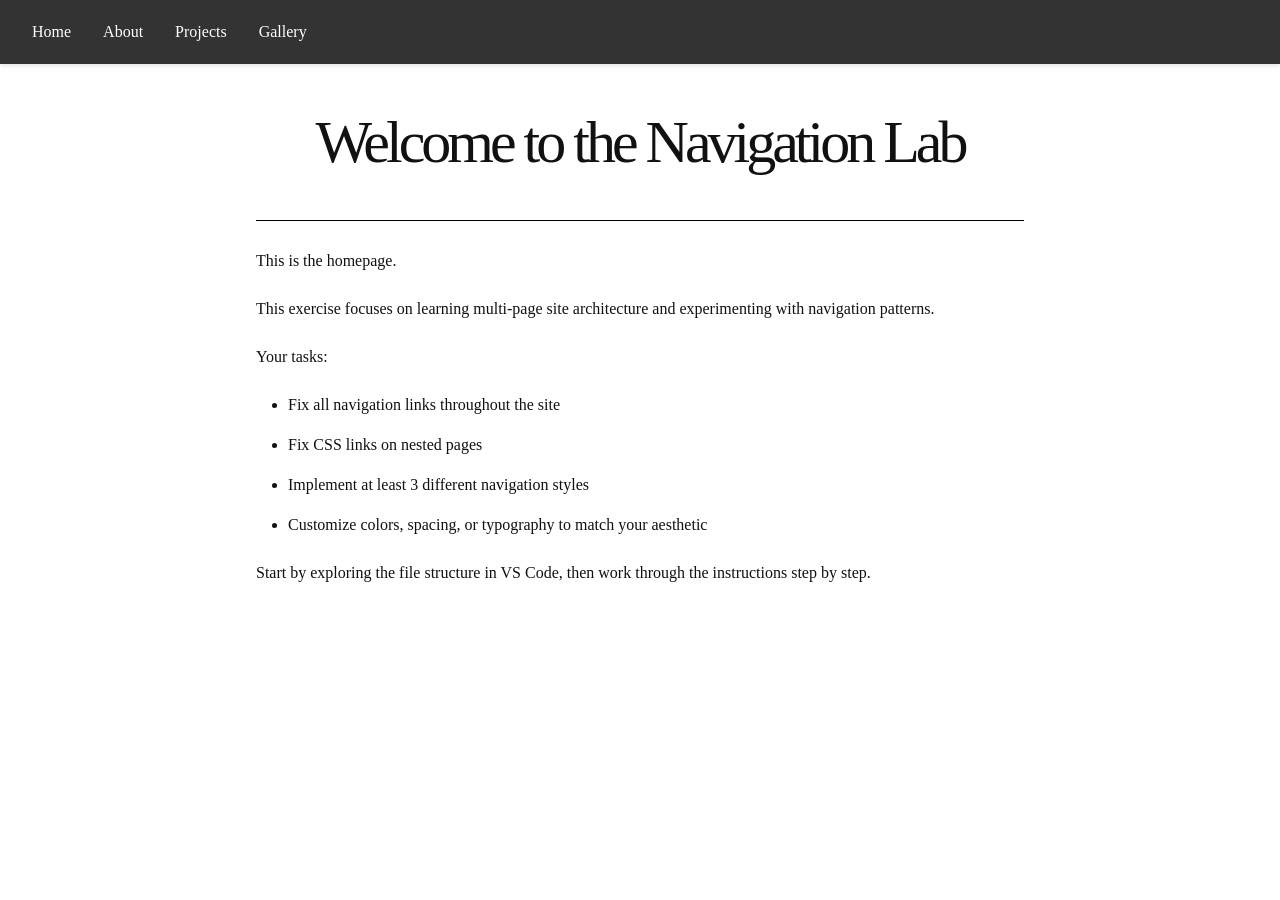
<file: week-06-exercise-01/index.html>
<!DOCTYPE html>
<html lang="en">

<head>
  <meta charset="UTF-8">
  <meta name="viewport" content="width=device-width, initial-scale=1.0">
  <title>Navigation Lab - Home</title>
  <link rel="stylesheet" href="css/style.css">
</head>

<body>

  <nav class="nav-horizontal">
    <ul>
      <li><a href="index.html">Home</a></li>
      <li><a href="about.html">About</a></li>
      <li><a href="projects/index.html">Projects</a></li>
      <li><a href="gallery/index.html">Gallery</a></li>
    </ul>
  </nav>

  <main>
    <h1>Welcome to the Navigation Lab</h1>

    <p>This is the homepage.</p>
    <p>This exercise focuses on learning multi-page site architecture and experimenting with navigation patterns.</p>

    <p>Your tasks:</p>
    <ul>
      <li>Fix all navigation links throughout the site</li>
      <li>Fix CSS links on nested pages</li>
      <li>Implement at least 3 different navigation styles</li>
      <li>Customize colors, spacing, or typography to match your aesthetic</li>
    </ul>

    <p>Start by exploring the file structure in VS Code, then work through the instructions step by step.</p>
  </main>

</body>

</html>
</file>
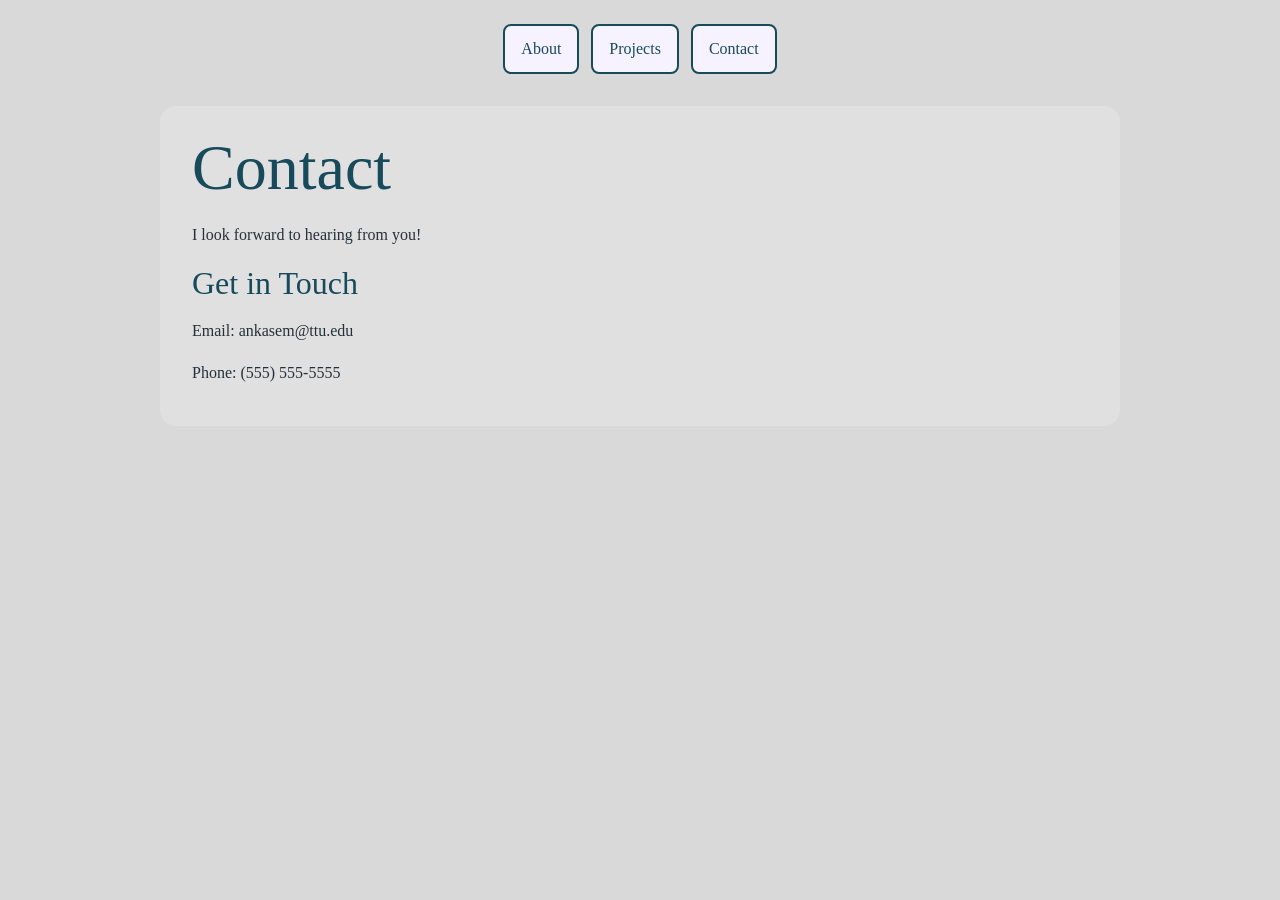
<file: project-02/contact/index.html>
<!DOCTYPE html>
<html lang="en">

<head>
  <meta charset="UTF-8">
  <meta name="viewport" content="width=device-width, initial-scale=1.0">
  <title>Anissa Kasem - Contact</title>
  <link rel="stylesheet" href="../CSS/style.css">
</head>

<body>

  <nav class="nav-simple">
    <ul>
      <li><a href="../about.html">About</a></li>
      <li><a href="../projects/index.html">Projects</a></li>
      <li><a href="index.html">Contact</a></li>
    </ul>
  </nav>

  <main>
    <h1>Contact</h1>

    <p>I look forward to hearing from you!</p>

    <h2>Get in Touch</h2>

    <p>Email: ankasem@ttu.edu</p>
    <p>Phone: (555) 555-5555</p>

    
  </main>

</body>

</html>
</file>
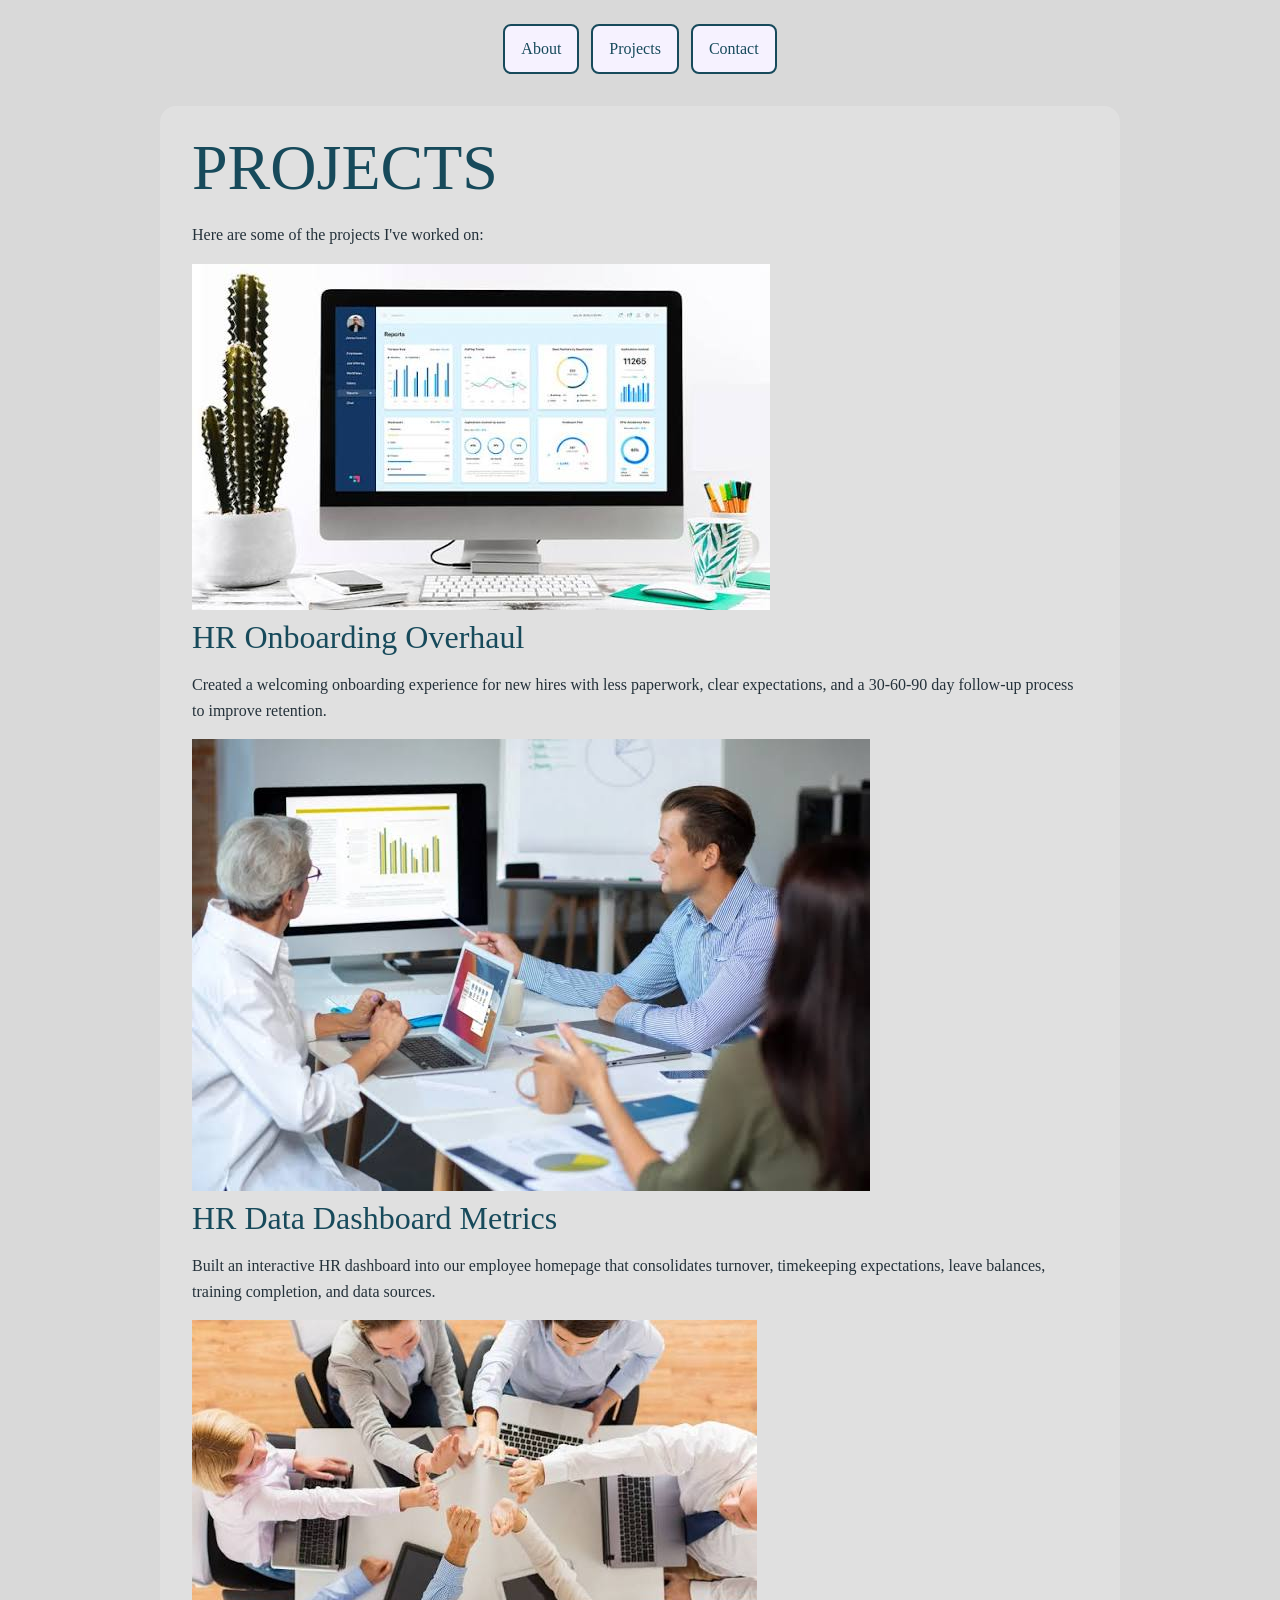
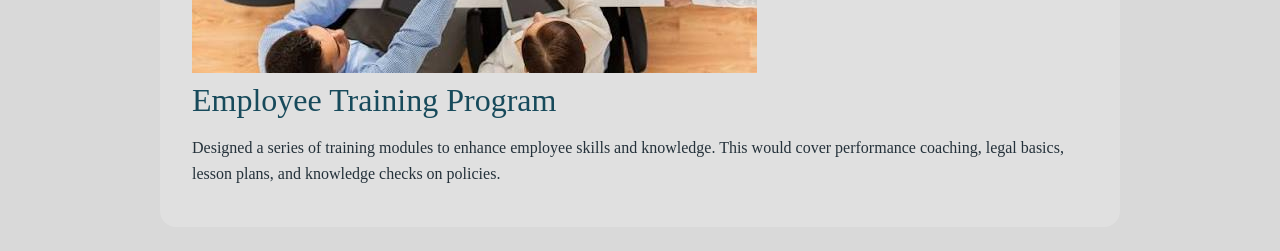
<file: project-02/projects/index.html>
<!DOCTYPE html>
<html lang="en">

<head>
  <meta charset="UTF-8">
  <meta name="viewport" content="width=device-width, initial-scale=1.0">
  <title>Anissa Kasem - Projects</title>
  <link rel="stylesheet" href="../CSS/style.css">
</head>

<body>

  <nav class="nav-centered">
    <ul>
      <li><a href="../about.html">About</a></li>
      <li><a href="index.html">Projects</a></li>
      <li><a href="../contact/index.html">Contact</a></li>
    </ul>
  </nav>

  <main>
    <h1>PROJECTS</h1>

    <p>Here are some of the projects I've worked on: 
    </p>
 <div>
                        <img src="../onboarding.jpg" alt="New employees participating in an onboarding meeting" loading="lazy">
                        <h2>HR Onboarding Overhaul</h2>
                        <p>Created a welcoming onboarding experience for new hires with less paperwork, clear expectations, and a 30-60-90 day follow-up process to improve retention.</p>
                    </div>
                    <div>
                        <img src="../metrics.jpg" alt="Colleagues reviewing information during a meeting" loading="lazy">
                        <h2>HR Data Dashboard Metrics</h2>
                        <p>Built an interactive HR dashboard into our employee homepage that consolidates turnover, timekeeping expectations, leave balances, training completion, and data sources.</p>
                    </div>
                    <div>
                        <img src="../training.jpg" alt="Professional leading a team workshop" loading="lazy">
                        <h2>Employee Training Program</h2>
                        <p>Designed a series of training modules to enhance employee skills and knowledge. This would cover performance coaching, legal basics, lesson plans, and knowledge checks on policies.</p>
                    </div>
  </main>

</body>

</html>
</file>
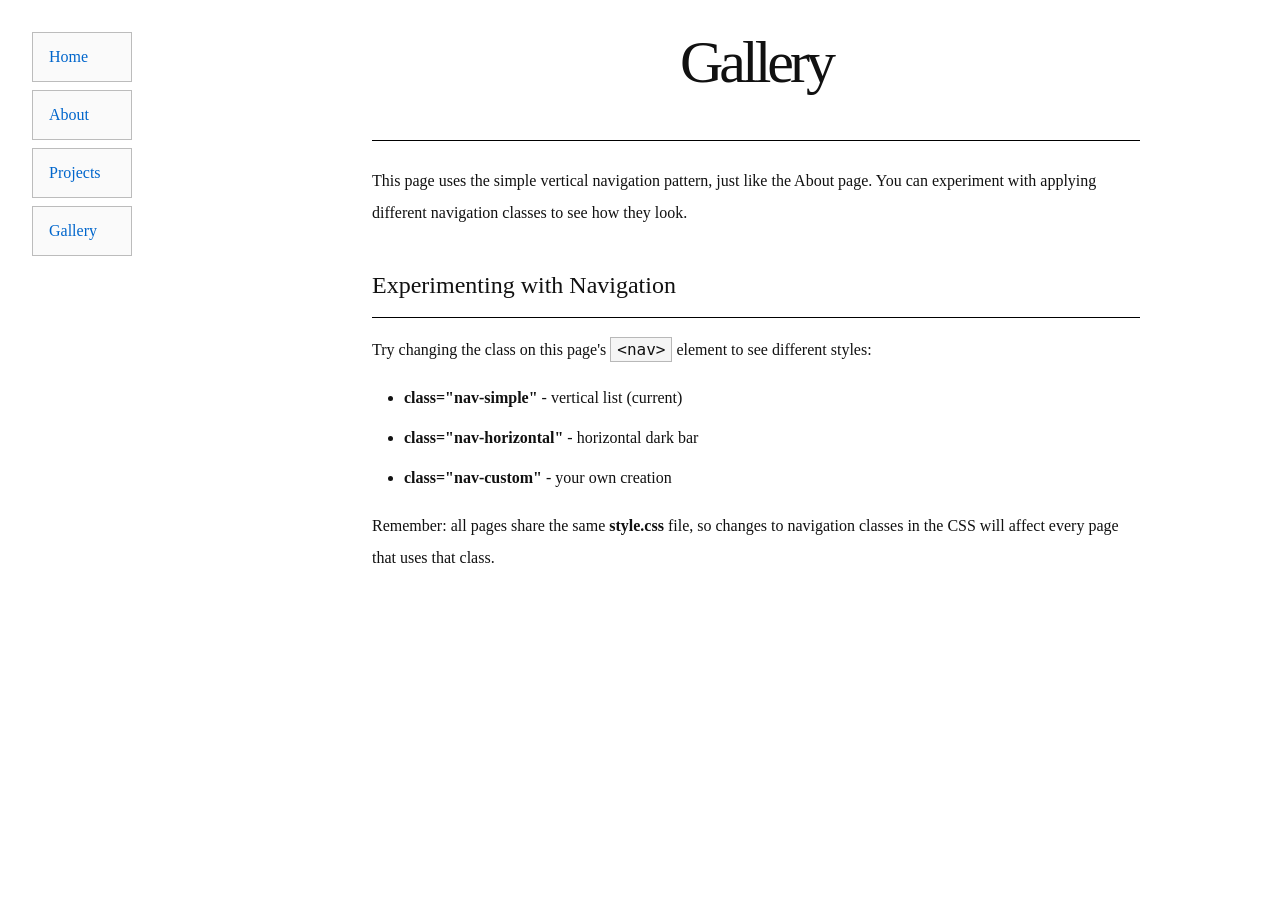
<file: week-06-exercise-01/gallery/index.html>
<!DOCTYPE html>
<html lang="en">

<head>
  <meta charset="UTF-8">
  <meta name="viewport" content="width=device-width, initial-scale=1.0">
  <title>Navigation Lab - Gallery</title>
  <link rel="stylesheet" href="../css/style.css">
</head>

<body>

  <nav class="nav-simple">
    <ul>
      <li><a href="../index.html">Home</a></li>
      <li><a href="../about.html">About</a></li>
      <li><a href="../projects/index.html">Projects</a></li>
      <li><a href="../gallery/index.html">Gallery</a></li>
    </ul>
  </nav>

  <main>
    <h1>Gallery</h1>

    <p>This page uses the simple vertical navigation pattern, just like the About page. You can experiment with applying
      different navigation classes to see how they look.</p>

    <h2>Experimenting with Navigation</h2>

    <p>Try changing the class on this page's <code>&lt;nav&gt;</code> element to see different styles:</p>

    <ul>
      <li><strong>class="nav-simple"</strong> - vertical list (current)</li>
      <li><strong>class="nav-horizontal"</strong> - horizontal dark bar</li>
      <li><strong>class="nav-custom"</strong> - your own creation</li>
    </ul>

    <p>Remember: all pages share the same <strong>style.css</strong> file, so changes to navigation classes in the CSS
      will affect every page that uses that class.</p>
  </main>

</body>

</html>
</file>
<file: project-01/style.css>
* {
	box-sizing: border-box;
}

body {
	margin: 0;
	padding: 24px 16px;
	background-color: #b29ed6;
	color: #24313a;
	font-family: Georgia, "Times New Roman", serif;
	line-height: 1.6;
}

main,
.site-footer {
	width: min(100%, 960px);
	margin: 0 auto;
}

main {
	padding: 24px 0;
}

.hero-section {
	display: flex;
	flex-direction: column;
	align-items: center;
	margin-bottom: 24px;
	padding: 32px 16px;
	border-bottom: 2px solid #174a5b;
	text-align: center;
}

h1,
h2 {
	margin-top: 0;
	color: #174a5b;
	line-height: 1.2;
}

h1 {
	margin-bottom: 12px;
	font-size: clamp(2.25rem, 6vw, 4rem);
	font-weight: normal;
}

h2 {
	margin-bottom: 8px;
	font-size: 2rem;
	font-weight: normal;
}


nav {
	margin-bottom: 32px;
}

.nav-menu {
	display: flex;
	justify-content: center;
	flex-wrap: wrap;
	gap: 12px;
	margin: 0;
	padding: 16px;
	border: 2px solid #174a5b;
    border-radius: 12px;
	list-style: none;
}

nav a {
	padding: 8px 14px;
	border: 2px solid #174a5b;
	color: #174a5b;
	text-decoration: none;
}

.nav-button {
	background-color: #174a5b;
	color: #9e99ee;
	transition: transform 0.2s ease, box-shadow 0.2s ease;
}

.nav-button:hover {
	transform: translateY(-3px);
	box-shadow: 0 0 14px rgba(23, 74, 91, 0.75);
}

.nav-button:focus-visible {
	outline: 3px solid #252525;
	outline-offset: 5px;
}

section {
	margin-bottom: 24px;
	padding: 24px 16px;
}

section p {
	margin: 0 0 16px;
}

#skills ul {
	width: fit-content;
	margin: 0 auto;
	padding-left: 24px;
	text-align: left;
}

#skills {
	text-align: center;
}

#skills li {
	margin-bottom: 6px;
}

.project-list {
	display: flex;
	flex-direction: column;
	gap: 16px;
	margin: 24px 0;
	padding: 0;
	list-style: none;
}

.project-list li {
	margin: 0;
	padding: 20px;
	border: 2px solid rgba(23, 74, 91, 0.35);
}

.project-list img {
	display: block;
	width: 60%;
	max-width: 320px;
	height: auto;
	margin: 0 auto 16px;
}

.project-list h2 {
	font-size: 1.25rem;
}

.site-footer {
	padding: 24px 16px;
	border-top: 1px solid rgba(23, 74, 91, 0.35);
	color: #000000;
	text-align: center;
}

@media (min-width: 600px) {
    .hero-section {
		flex-direction: column;
		text-align: center;
    }
}
</file>
<file: week-03-exercise-01/style.css>
* {
	box-sizing: border-box;
}

body {
	font-family: Arial, sans-serif;
	background-color: #259e9e;
	margin: 0;
	padding: 20px;
}

.card {
	max-width: 600px;
	margin: 0 auto;
	padding: 30px;
	border: 25px solid #1c551f;
    background-color: #f2f2f2;
    text-align: center;
}

.card h1 {
	color: #000000;
	font-size: 2rem;
	margin: 0 0 10px;
}

.card p {
	color: #000000;
	margin: 0;
}
</file>
<file: week-04-exercise-01/style.css>
* {
    box-sizing: border-box;
}

html,
body {
    min-height: 100vh;
    margin: 0;
}

body {
    font-family: "Times New Roman", serif;
    line-height: 2;
    display: flex;
    justify-content: center;
    align-items: flex-start;
    padding: 32px 0;
}

main {
    max-width: 800px;
    width: 90%;
    padding: 16px;
    border: 1px solid rgba(67, 165, 127, 0.25);
}

h1 {
    font-weight: normal;
    font-size: 48px;
    line-height: 1em;
    margin-top: 48px;
    margin-bottom: 48px;
    text-align: center;
}

h2 {
    font-size: 24px;
    margin-top: 48px;
    margin-bottom: 16px;
    border-bottom: 1px solid rgb(11, 238, 219);
    padding-bottom: 16px;
}

p {
    margin-bottom: 16px;
}

.screenshot-container {
    margin: 32px 0;
    padding: 16px;
    border: 1px solid rgba(0, 0, 0, 1);
    text-align: center;
}

.screenshot-container img {
    max-width: 100%;
    height: auto;
    display: block;
    margin: 0 auto;
    border: 1px solid rgba(0, 0, 0, 0.25);
}
</file>
<file: week-04-exercise-02/style.css>
* {
    box-sizing: border-box;
}

html,
body {
    min-height: 100vh;
    margin: 0;
}

body {
    font-family: "Times New Roman", serif;
    line-height: 2;
    display: flex;
    justify-content: center;
    align-items: flex-start;
    padding: 32px 0;
}

main {
    max-width: 1200px;
    width: 90%;
    padding: 16px;
    border: 1px solid rgba(0, 0, 0, 0.25);
}

h1 {
    font-weight: normal;
    font-size: 48px;
    line-height: 1em;
    margin-top: 48px;
    margin-bottom: 48px;
    text-align: center;
}

main>p {
    margin-bottom: 32px;
    text-align: center;
    max-width: 800px;
    margin-left: auto;
    margin-right: auto;
}

.collection-grid {
    margin: 48px 0;
    display: flex;
    flex-wrap: wrap;
    gap: 16px;
}

.collection-card {
    border: 1px solid rgba(0, 0, 0, 0.25);
    background-color: #67ccbe;
    padding: 16px;
    flex: 1 1 280px;
}

.collection-card img {
    width: 50% !important;
    max-width: 50%;
    height: auto;
    display: block;
    border: 1px solid rgba(0, 0, 0, 0.25);
    margin: 0 auto 16px;
}

.collection-card h2 {
    font-size: 24px;
    font-weight: bold;
    margin-top: 0;
    margin-bottom: 8px;
    line-height: 1.2;
}

.collection-card .details {
    font-size: 14px;
    color: rgba(0, 0, 0, 0.6);
    margin-bottom: 16px;
    font-style: italic;
}

.collection-card .description {
    font-size: 16px;
    margin-bottom: 0;
    line-height: 1.6;
}

@media (width >= 480px) {
    .collection-card {
        flex: 1 1 45%;
    }
}

@media (width >= 1024px) {
    .collection-card {
        flex: 1 1 30%;
    }
}
</file>
<file: week-05-exercise-01/style.css>
* {
    margin: 0;
    padding: 0;
    box-sizing: border-box;
}

body {
    font-family: "Times New Roman", serif;
    line-height: 2;
    background-color: #fafafa;
    color: #1F2937;
    padding: 32px 16px;
}

.container {
    max-width: 800px;
    margin: 0 auto;
    display: flex;
    flex-direction: column;
    gap: 48px;
}

h1 {
    font-size: 48px;
    line-height: 1em;
    font-weight: normal;
    text-align: center;
    margin-bottom: 16px;
}

.subtitle {
    text-align: center;
    font-size: 16px;
    color: #6B7280;
    margin-bottom: 32px;
}

h2 {
    font-size: 24px;
    font-weight: normal;
    border-bottom: 1px solid rgba(0, 0, 0, 1);
    padding-bottom: 8px;
    margin-bottom: 16px;
}

.button-section {
    padding: 32px;
    background-color: #ffffff;
    border: 1px solid rgba(0, 0, 0, 0.25);
}

.button-section p {
    font-size: 16px;
    margin-bottom: 24px;
}

button {
    font-family: "Times New Roman", serif;
    font-size: 16px;
    cursor: pointer;
    border-radius: 0;
}

.button-01 {
    background-color: #0066CC;
    color: #ffffff;
    padding: 16px 32px;
    border: 2px solid #0066CC;
    font-family: "Times New Roman", serif;
    transition: background-color 0.25s ease-in-out, color 0.25s ease-in-out, border-color 0.25s ease-in-out;
}

.button-01:hover {
    background-color: #ffffff;

    color: #0066CC;
    border-color: #0066CC;
}

.button-02 {
    background-color: #830dc7;
    color: #ffffff;
    padding: 16px 32px;
    border: 2px solid #830dc7;
    font-family: "Times New Roman", serif;
    transition: transform 0.4s cubic-bezier(0.22, 1, 0.36, 1), box-shadow 0.4s cubic-bezier(0.22, 1, 0.36, 1);
}

.button-02:hover {
    transform: translateY(-4px);
    box-shadow: 0 8px 16px rgba(0, 0, 0, 0.2);
}

.button-03 {
    background-color: #344fa8;
    color: #ffffff;
    padding: 16px 32px;
    border: 2px solid #344fa8;
    font-family: "Times New Roman", serif;
    transition: all 0.5s ease-out;
}

.button-03:hover {
    transform: translateX(8px);
    background-color: #526cc4;
}

.button-04 {
    background-color: #D97706;
    color: #ffffff;
    padding: 16px 32px;
    border: 2px solid #D97706;
    font-family: "Times New Roman", serif;
    transition: all 0.6s ease-in;
}

.button-04:hover {
    background-color: #ffffff;
    color: #D97706;
    border-color: #D97706;
}

.button-05 {
    background-color: #48ee9b;
    color: #ffffff;
    padding: 16px 32px;
    border: 2px solid #48ee9b;
    font-family: "Times New Roman", serif;
    transition: all 0.35s ease;
}

.button-05:hover {
    box-shadow: 0 0 18px rgba(72, 238, 155, 0.8);
    transform: scale(1.05);
}

.button-06 {
    background-color: #0891B2;
    color: #ffffff;
    padding: 16px 32px;
    border: 2px solid #0891B2;
    font-family: "Times New Roman", serif;
    transition: all 0.45s cubic-bezier(0.4, 0, 0.2, 1);
}

.button-06:hover {
    background-color: #FACC15;
    color: #1F2937;
    border-color: #FACC15;
}
</file>
<file: week-06-exercise-01/css/style.css>
* {
  margin: 0;
  padding: 0;
  box-sizing: border-box;
}

body {
  font-family: "Times New Roman", serif;
  font-size: 16px;
  line-height: 2;
  color: #111111;
  background-color: #ffffff;
  display: flex;
  justify-content: center;
  align-items: flex-start;
  min-height: 100vh;
  padding: 32px 0;
}

main {
  max-width: 800px;
  width: 100%;
  padding: 0 16px;
}

h1 {
  font-size: 3.75rem;
  font-weight: normal;
  line-height: 1em;
  letter-spacing: -0.25rem;
  text-align: center;
  margin-bottom: 24px;
  padding-bottom: 48px;
  border-bottom: 1px solid rgba(0, 0, 0, 1);
}

h2 {
  font-size: 24px;
  font-weight: normal;
  margin-top: 32px;
  margin-bottom: 16px;
  padding-bottom: 8px;
  border-bottom: 1px solid rgba(0, 0, 0, 1);
}

p {
  margin-bottom: 16px;
}

ul {
  margin-left: 32px;
  margin-bottom: 16px;
}

li {
  margin-bottom: 8px;
}

a {
  color: #0066CC;
  text-decoration: underline;
}

a:hover {
  color: #004499;
}

code {
  font-family: monospace;
  background-color: #f5f5f5;
  padding: 2px 6px;
  border: 1px solid rgba(0, 0, 0, 0.25);
}

.nav-simple {
  position: fixed;
  left: 32px;
  top: 32px;
  width: 100px;
}

.nav-simple ul {
  list-style: none;
  margin: 0;
  padding: 0;
}

.nav-simple li {
  margin-bottom: 8px;
}

.nav-simple a {
  display: block;
  padding: 8px 16px;
  color: #0066CC;
  text-decoration: none;
  background-color: #fafafa;
  border: 1px solid rgba(0, 0, 0, 0.25);
  transition: background-color 0.3s ease, color 0.3s ease;
}

.nav-simple a:hover {
  background-color: #4bd18e;
  color: #ffffff;
}

.nav-simple+main {
  margin-left: 232px;
}

.nav-horizontal {
  position: fixed;
  top: 0;
  left: 0;
  right: 0;
  background-color: #333333;
  padding: 0 32px;
  box-shadow: 0 2px 4px rgba(0, 0, 0, 0.1);
  z-index: 1000;
}

.nav-horizontal ul {
  list-style: none;
  margin: 0;
  padding: 0;
  display: flex;
  gap: 32px;
}

.nav-horizontal li {
  margin-bottom: 0;
}

.nav-horizontal a {
  display: block;
  padding: 16px 0;
  color: #ffffff;
  text-decoration: none;
  transition: color 0.3s ease;
}

.nav-horizontal a:hover {
  color: #0066CC;
}

.nav-horizontal+main {
  margin-top: 80px;
}

.nav-centered {
  position: fixed;
  top: 32px;
  left: 50%;
  width: min(220px, calc(100% - 32px));
  padding: 12px;
  background-color: #93bae6;
  border: 1px solid #051c35;
  transform: translateX(-50%);
  z-index: 1000;
}

.nav-centered ul {
  list-style: none;
  margin: 0;
  padding: 0;
}

.nav-centered li {
  margin: 0;
}

.nav-centered li + li {
  border-top: 1px solid #7a8fa6;
}

.nav-centered a {
  display: block;
  padding: 10px 20px;
  color: #243447;
  text-align: center;
  text-decoration: none;
  background-color: #3148cc;
  border: 1px solid #b8c5d1;
}

.nav-centered a:hover {
  color: #ffffff;
  background-color: #486581;
}

.nav-centered+main {
  margin-top: 320px;
}

@media (width >=480px) {}

@media (width >=1024px) {}
</file>
<file: project-02/CSS/style.css>
* {
	box-sizing: border-box;
}

body {
	margin: 0;
	padding: 24px 16px;
	background-color: #d9d9d9;
	color: #24313a;
	font-family: Georgia, "Times New Roman", serif;
	line-height: 1.6;
}

main,
.site-footer {
	width: min(100%, 960px);
	margin: 0 auto;
}

main {
	padding: 24px 32px;
	border-radius: 16px;
	background: rgba(255, 255, 255, 0.18);
}

.hero-section {
	display: flex;
	flex-direction: column;
	align-items: center;
	margin-bottom: 24px;
	padding: 32px 16px;
	border-bottom: 2px solid #174a5b;
	text-align: center;
}

h1,
h2 {
	margin-top: 0;
	color: #174a5b;
	line-height: 1.2;
}

h1 {
	margin-bottom: 12px;
	font-size: clamp(2.25rem, 6vw, 4rem);
	font-weight: normal;
}

h2 {
	margin-bottom: 8px;
	font-size: 2rem;
	font-weight: normal;
}


nav {
	margin-bottom: 32px;
}

nav ul {
	display: flex;
	justify-content: center;
	flex-wrap: wrap;
	gap: 12px;
	margin: 0;
	padding: 0;
	list-style: none;
}

nav li {
	margin: 0;
}

nav a {
	display: inline-block;
	padding: 10px 16px;
	border: 2px solid #174a5b;
	border-radius: 8px;
	background-color: #f6f2ff;
	color: #174a5b;
	text-decoration: none;
	transition: transform 0.2s ease, box-shadow 0.2s ease, background-color 0.2s ease, color 0.2s ease;
}

nav a:hover {
	transform: translateY(-2px);
	box-shadow: 0 0 14px rgba(23, 74, 91, 0.4);
}

nav a:focus-visible {
	outline: 3px solid #252525;
	outline-offset: 5px;
}

.nav-horizontal ul,
.nav-centered ul,
.nav-simple ul {
	justify-content: center;
	flex-wrap: wrap;
}

.nav-button {
	background-color: #174a5b;
	color: #e9ebff;
}

.nav-button:hover {
	transform: translateY(-3px);
	box-shadow: 0 0 14px rgba(23, 74, 91, 0.75);
}

.nav-button:focus-visible {
	outline: 3px solid #252525;
	outline-offset: 5px;
}

section {
	margin-bottom: 24px;
	padding: 24px 16px;
}

section p {
	margin: 0 0 16px;
}

#skills ul {
	width: fit-content;
	margin: 0 auto;
	padding-left: 24px;
	text-align: left;
}

#skills {
	text-align: center;
}

#skills li {
	margin-bottom: 6px;
}

.project-list {
	display: flex;
	flex-direction: column;
	gap: 16px;
	margin: 24px 0;
	padding: 0;
	list-style: none;
}

.project-list li {
	margin: 0;
	padding: 20px;
	border: 2px solid rgba(23, 74, 91, 0.35);
}

.project-list img {
	display: block;
	width: 60%;
	max-width: 320px;
	height: auto;
	margin: 0 auto 16px;
}

.project-list h2 {
	font-size: 1.25rem;
}

.site-footer {
	padding: 24px 16px;
	border-top: 1px solid rgba(23, 74, 91, 0.35);
	color: #000000;
	text-align: center;
}

@media (min-width: 600px) {
    .hero-section {
		flex-direction: column;
		text-align: center;
    }
}
</file>
